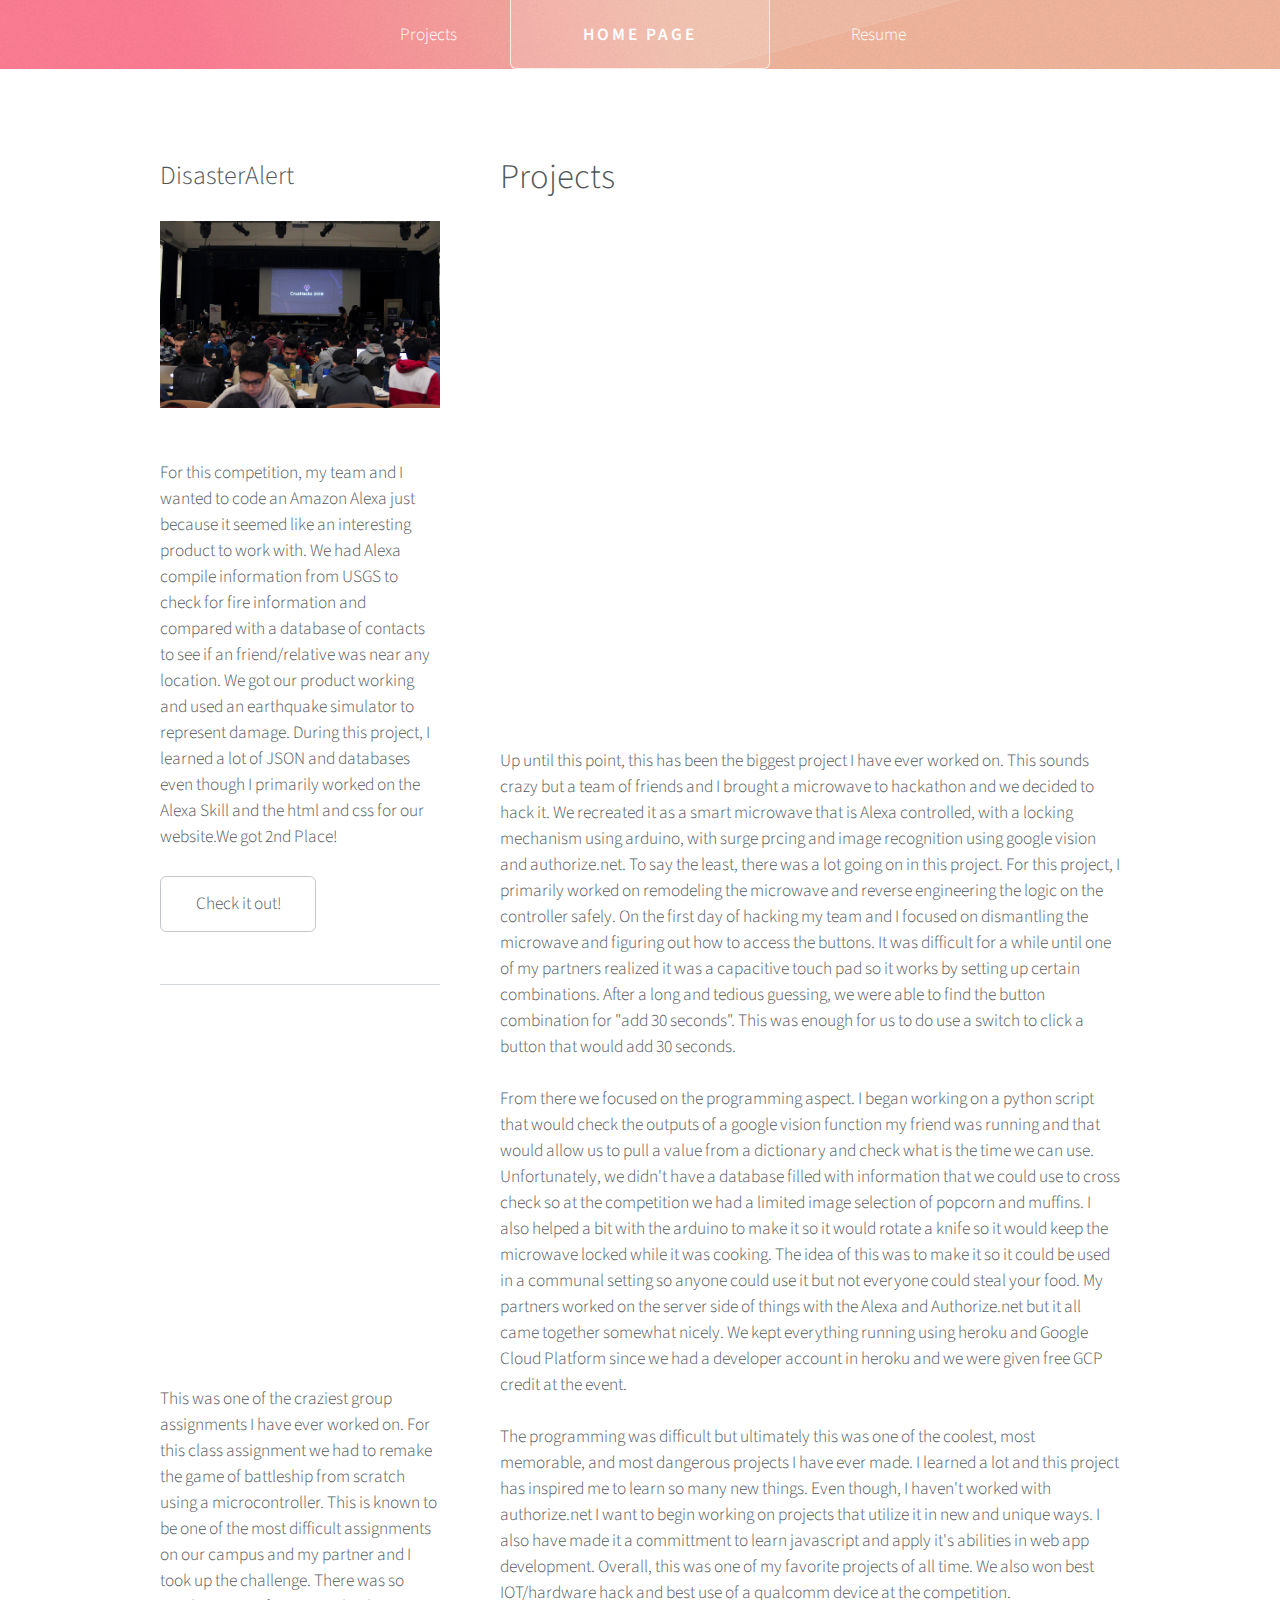
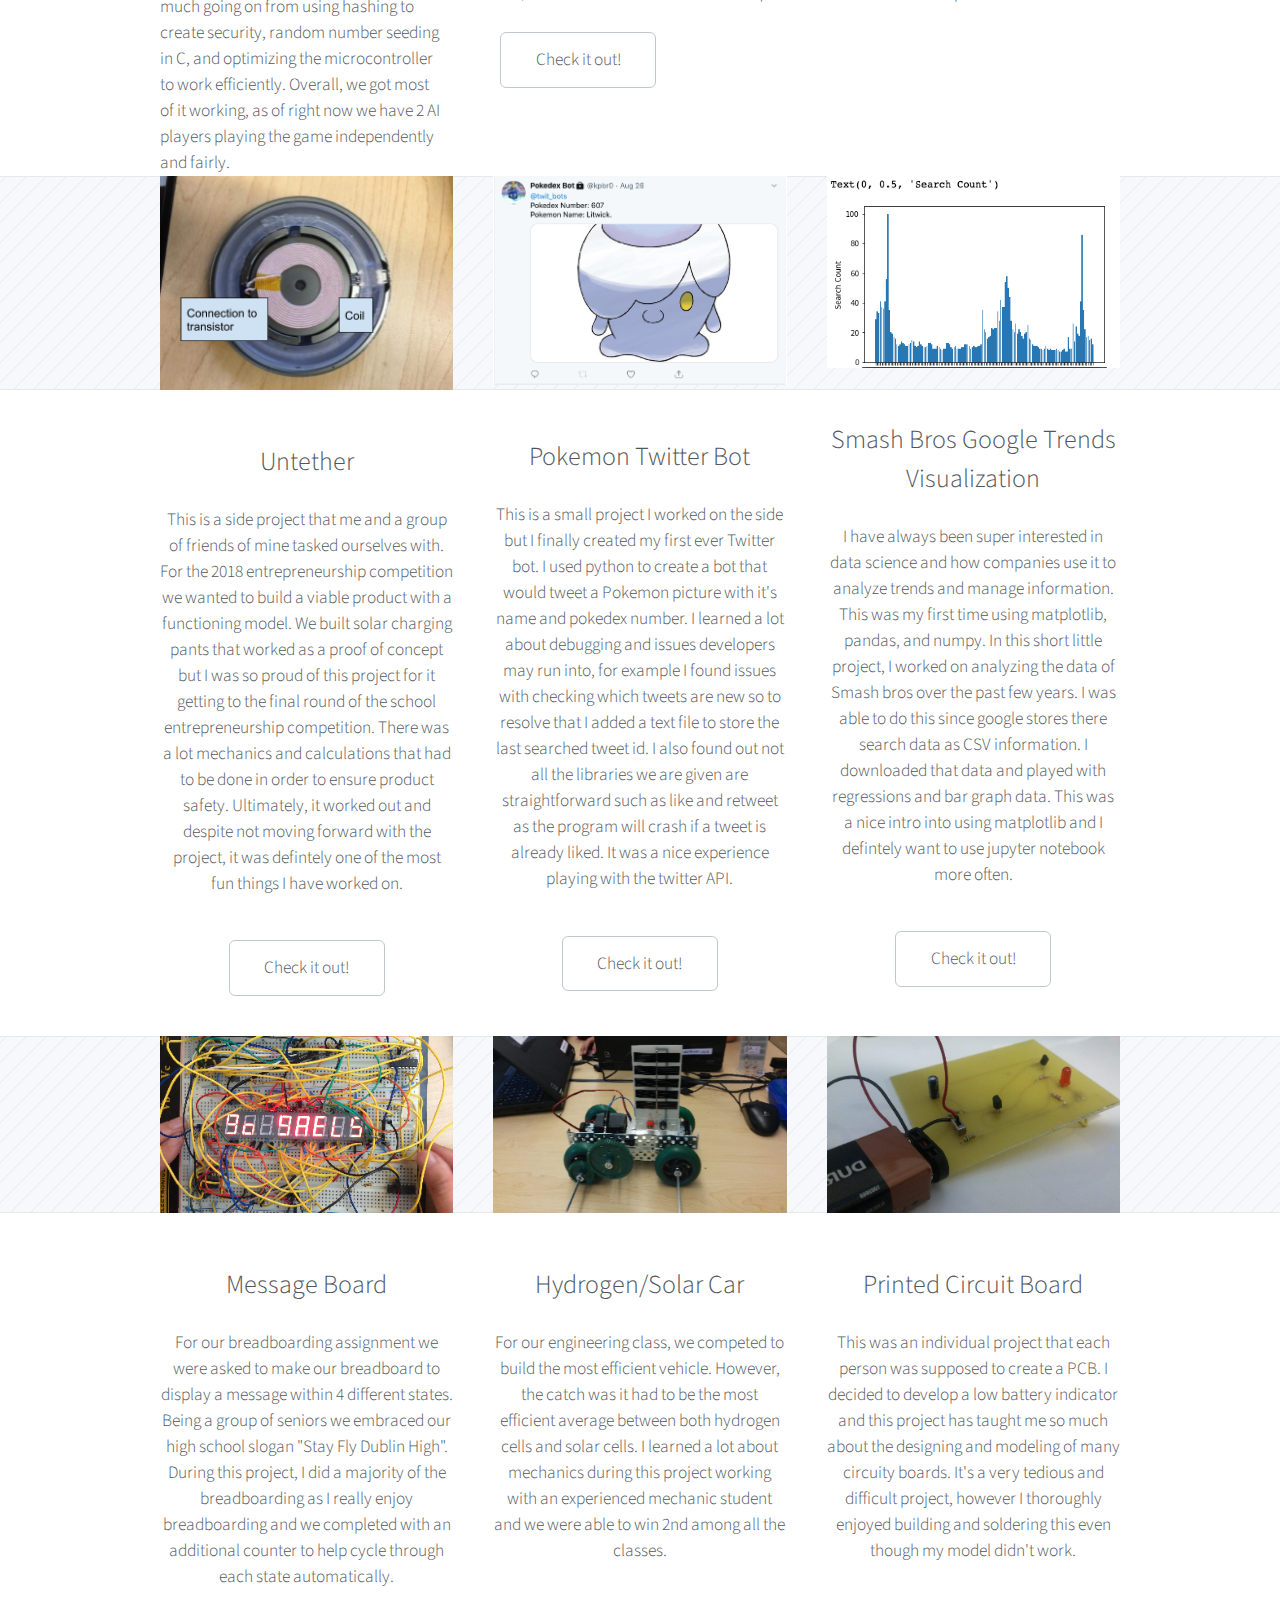
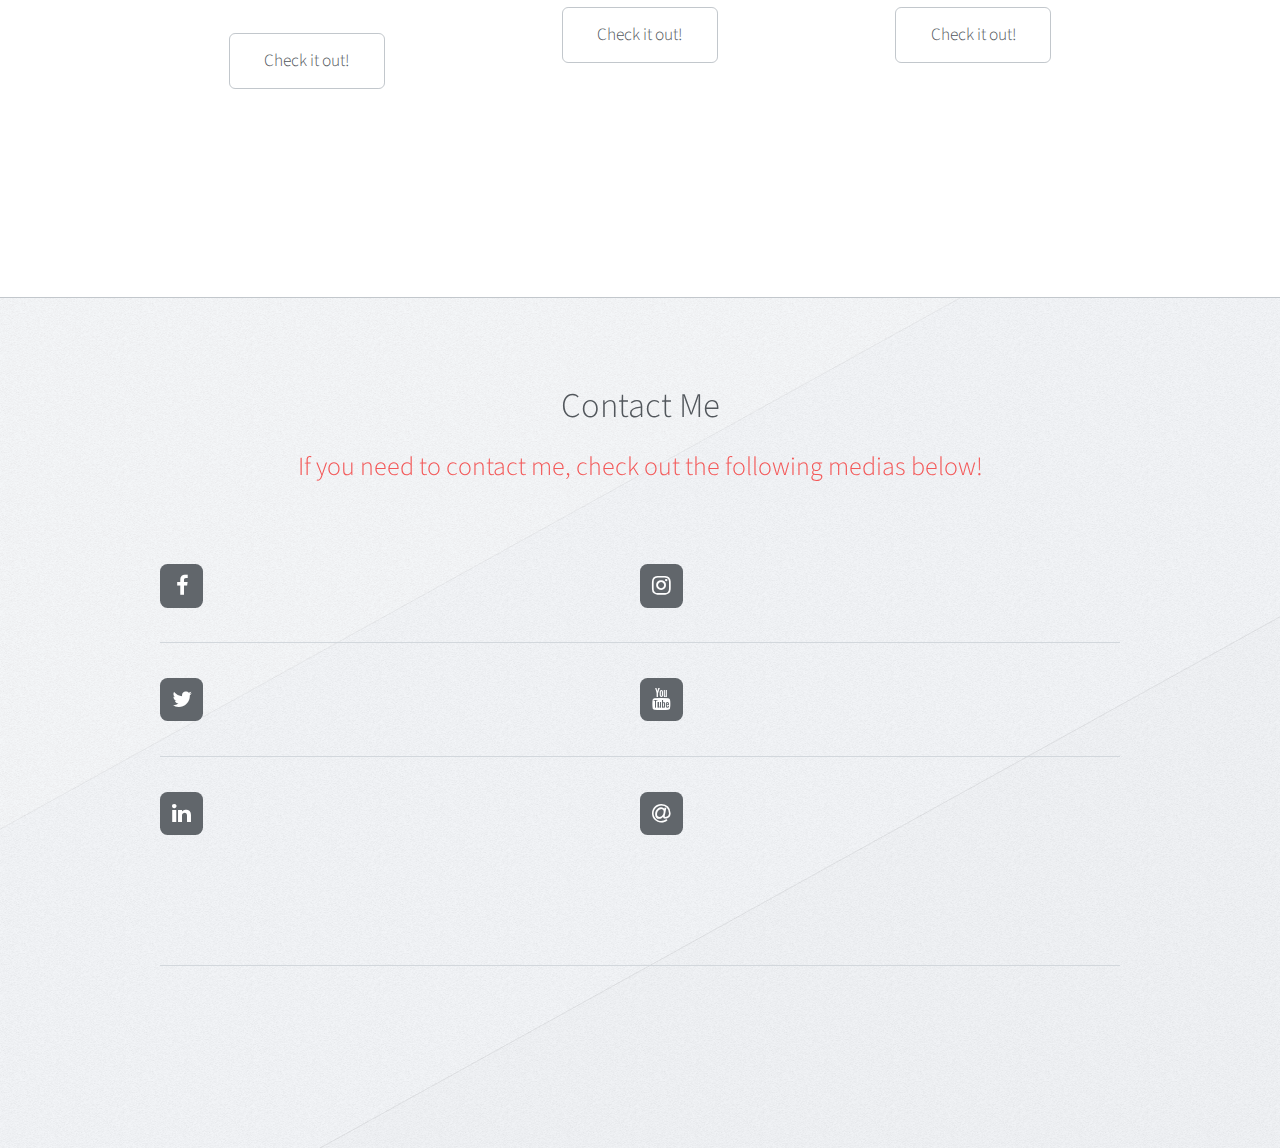
<file: left-sidebar.html>
<!DOCTYPE HTML>
<html>
	<head>
		<title>Krishna Pandian Portfolio</title>
		<meta charset="utf-8" />
		<meta name="viewport" content="width=device-width, initial-scale=1, user-scalable=no" />
		<link rel="stylesheet" href="assets/css/main.css" />
	</head>
	<body class="left-sidebar is-preload">
		<div id="page-wrapper">

			<!-- Header -->
				<div id="header-wrapper">
					<div id="header" class="container">

						<!-- Logo -->
							<h1 id="logo"><a href="index.html">Home Page</a></h1>

						<!-- Nav -->
							<nav id="nav">
								<ul>

									<li><a href="left-sidebar.html">Projects</a></li>
									<li class="break"><a href="right-sidebar.html">Resume</a></li>
								</ul>
							</nav>

					</div>
				</div>

			<!-- Main -->
				<div class="wrapper">
					<div class="container" id="main">
						<div class="row gtr-150">
							<div class="col-4 col-12-narrower">

								<!-- Sidebar -->
									<section id="sidebar">
										<section>
											<header>
												<h3>DisasterAlert</h3>
											</header>
											<a href="https://github.com/krishnakpandian/disasterAlert/tree/master/disaster_alert_server-master" class="image featured"><img src="images/projectimg/CruzHacks_Pic.jpg" alt="" /></a>
											<p>For this competition, my team and I wanted to code an Amazon Alexa just because it seemed like an interesting product to work with.
										We had Alexa compile information from USGS to check for fire information and compared with a database of contacts to see if an friend/relative was near any location.
										We got our product working and used an earthquake simulator to represent damage. During this project, I learned a lot of JSON and databases even though I primarily worked on the Alexa Skill and the html and css for our website.We got 2nd Place!</p>
										<a href="https://github.com/krishnakpandian/disasterAlert/tree/master/disaster_alert_server-master" class="button" target ="_blank">Check it out!</a>
										</section>
										<section>
											<header>
												<h3></h3>
											</header>
											<!--<a href="" class="image featured" target ="_blank"><img src="" alt="" target ="_blank"/></a>
											-->
											<iframe width="360" height="315" src="https://www.youtube.com/embed/o0VLEKaTDWA" frameborder="0" allow="accelerometer; autoplay; encrypted-media; gyroscope; picture-in-picture" allowfullscreen></iframe>
											<p>This was one of the craziest group assignments I have ever worked on. For this class assignment we had to remake the game of battleship from scratch using a microcontroller. This is known to be one of the most difficult assignments on our campus and my partner and I took up the challenge. There was so much going on from using hashing to create security, random number seeding in C, and optimizing the microcontroller to work efficiently. Overall, we got most of it working, as of right now we have 2 AI players playing the game independently and fairly.</p>
										</section>
									</section>

							</div>
							<div class="col-8 col-12-narrower imp-narrower">

								<!-- Content -->
									<article id="content">
										<header>
											<h2>Projects</h2>
				
										</header>
										<!-- <a href="https://github.com/krishnakpandian/disasterAlert/tree/master/disaster_alert_server-master" class="image featured" target ="_blank"><img src="images/projectimg/CruzHacks_Pic.jpg" alt="" width ='300' height ='500'/></a>
										-->
										<iframe width="760" height="515" src="https://www.youtube.com/embed/Rt_PwCp3IWo" frameborder="0" allow="accelerometer; autoplay; encrypted-media; gyroscope; picture-in-picture" allowfullscreen></iframe>

										<p>
											Up until this point, this has been the biggest project I have ever worked on. This sounds crazy but a team of friends and I brought a microwave to hackathon and we decided to hack it. We recreated it as a smart microwave that is Alexa controlled, with a locking mechanism using arduino, with surge prcing and image recognition using google vision and authorize.net. To say the least, there was a lot going on in this project. For this project, I primarily worked on remodeling the microwave and reverse engineering the logic on the controller safely. On the first day of hacking my team and I focused on dismantling the microwave and figuring out how to access the buttons. It was difficult for a while until one of my partners realized it was a capacitive touch pad so it works by setting up certain combinations. After a long and tedious guessing, we were able to find the button combination for "add 30 seconds". This was enough for us to do use a switch to click a button that would add 30 seconds. 

											<br /><br />From there we focused on the programming aspect. I began working on a python script that would check the outputs of a google vision function my friend was running and that would allow us to pull a value from a dictionary and check what is the time we can use. Unfortunately, we didn't have a database filled with information that we could use to cross check so at the competition we had a limited image selection of popcorn and muffins. I also helped a bit with the arduino to make it so it would rotate a knife so it would keep the microwave locked while it was cooking. The idea of this was to make it so it could be used in a communal setting so anyone could use it but not everyone could steal your food. My partners worked on the server side of things with the Alexa and Authorize.net but it all came together somewhat nicely. We kept everything running using heroku and Google Cloud Platform since we had a developer account in heroku and we were given free GCP credit at the event.
											
											<br /><br />The programming was difficult but ultimately this was one of the coolest, most memorable, and most dangerous projects I have ever made. I learned a lot and this project has inspired me to learn so many new things. Even though, I haven't worked with authorize.net I want to begin working on projects that utilize it in new and unique ways. I also have made it a committment to learn javascript and apply it's abilities in web app development. Overall, this was one of my favorite projects of all time. We also won best IOT/hardware hack and best use of a qualcomm device at the competition.
										</p>
										<a href="https://devpost.com/software/muicrowave" class="button" target ="_blank">Check it out!</a>
									</article>

							</div>
						</div>
						
							
			
							
													<div class="row features">
							<section class="col-4 col-12-narrower feature">
								<div class="image-wrapper first">
									<a href="https://docs.google.com/document/d/1qC3zUJn5RLLbvV-N_e7RdmvxtnH-WsqBT5qI63cDy4I/edit#heading=h.ikd6asfkh3bw" class="image featured" target="_blank"><img src="images/projectimg/untether.png" alt="" /></a>
								</div>
								<header>
									<h3>Untether</h3>
								</header>
								<p>This is a side project that me and a group of friends of mine tasked ourselves with. For the 2018 entrepreneurship competition we wanted to build a viable product with a functioning model. We built solar charging pants that worked as a proof of concept but I was so proud of this project for it getting to the final round of the school entrepreneurship competition. There was a lot mechanics and calculations that had to be done in order to ensure product safety. Ultimately, it worked out and despite not moving forward with the project, it was defintely one of the most fun things I have worked on.</p>
								<ul class="actions">
									<li><a href="https://docs.google.com/document/d/1qC3zUJn5RLLbvV-N_e7RdmvxtnH-WsqBT5qI63cDy4I/edit#heading=h.ikd6asfkh3bw" class="button" target ="_blank">Check it out!</a></li>
								</ul>
							</section>
							<section class="col-4 col-12-narrower feature">
								<div class="image-wrapper">
									<a href="https://github.com/krishnakpandian/Pokemon_Twitter_Bot" class="image featured" target="_blank"><img src="images/Twitter_Bot_Success.png" alt="" /></a>
								</div>
								<header>
									<h3>Pokemon Twitter Bot</h3>
								</header>
								<p>This is a small project I worked on the side but I finally created my first ever Twitter bot. I used python to create a bot that would tweet a Pokemon picture with it's name and pokedex number. I learned a lot about debugging and issues developers may run into, for example I found issues with checking which tweets are new so to resolve that I added a text file to store the last searched tweet id. I also found out not all the libraries we are given are straightforward such as like and retweet as the program will crash if a tweet is already liked. It was a nice experience playing with the twitter API. </p>
								<ul class="actions">
									<li><a href="https://github.com/krishnakpandian/Pokemon_Twitter_Bot" class="button" target ="_blank">Check it out!</a></li>
								</ul>
							</section>
							<section class="col-4 col-12-narrower feature">
								<div class="image-wrapper">
									<a href="https://github.com/krishnakpandian/Smash_Bros_Google_Trends" class="image featured" target ="_blank"><img src="images/Smash_Visualization_Graph.png" alt="" /></a>
								</div>
								<header>
									<h3>Smash Bros Google Trends Visualization</h3>
								</header>
								<p>I have always been super interested in data science and how companies use it to analyze trends and manage information. This was my first time using matplotlib, pandas, and numpy. In this short little project, I worked on analyzing the data of Smash bros over the past few years. I was able to do this since google stores there search data as CSV information. I downloaded that data and played with regressions and bar graph data. This was a nice intro into using matplotlib and I defintely want to use jupyter notebook more often. </p>
								<ul class="actions">
									<li><a href="https://github.com/krishnakpandian/Smash_Bros_Google_Trends" class="button" target ="_blank">Check it out!</a></li>
								</ul>
							</section>
							<div class="row features">
							<section class="col-4 col-12-narrower feature">
								<div class="image-wrapper first">
									<a href="https://docs.google.com/document/d/1sDJWK07z6-8e7ZX-QyGN8cWUptzzg6ZtSwXbrCJ7Ew0/edit#heading=h.qxna364s0ox3" class="image featured" target="_blank"><img src="images/projectimg/message_board.JPG" alt="" /></a>
								</div>
								<header>
									<h3>Message Board</h3>
								</header>
								<p>For our breadboarding assignment we were asked to make our breadboard to display a message within 4 different states. Being a group of seniors we embraced our high school slogan "Stay Fly Dublin High". During this project, I did a majority of the breadboarding as I really enjoy breadboarding and we completed with an additional counter to help cycle through each state automatically.</p>
								<ul class="actions">
									<li><a href="https://docs.google.com/document/d/1sDJWK07z6-8e7ZX-QyGN8cWUptzzg6ZtSwXbrCJ7Ew0/edit#heading=h.qxna364s0ox3" class="button" target ="_blank">Check it out!</a></li>
								</ul>
							</section>
							<section class="col-4 col-12-narrower feature">
								<div class="image-wrapper">
									<a href="https://docs.google.com/document/d/1N5y0zGTocd4KM2r2lVWdqCdd5-gEWOkWVA7xrEb_Q84/edit?usp=sharing" class="image featured" target ="_blank"><img src="images/projectimg/solarcar.jpg" alt="" /></a>
								</div>
								<header>
									<h3>Hydrogen/Solar Car</h3>
								</header>
								<p>For our engineering class, we competed to build the most efficient vehicle. However, the catch was it had to be the most efficient average between both hydrogen cells and solar cells. I learned a lot about mechanics during this project working with an experienced mechanic student and we were able to win 2nd among all the classes.</p>
								<ul class="actions">
									<li><a href="https://docs.google.com/document/d/1N5y0zGTocd4KM2r2lVWdqCdd5-gEWOkWVA7xrEb_Q84/edit?usp=sharing" class="button" target ="_blank">Check it out!</a></li>
								</ul>
							</section>
							<section class="col-4 col-12-narrower feature">
								<div class="image-wrapper">
									<a href="https://docs.google.com/document/d/1EDRYWhQYg3qr8hzlnoWE_E05JTdOCN0QzKm18lNZby8/edit?usp=sharing" class="image featured" target="_blank"><img src="images/projectimg/pcb.png" alt="" /></a>
								</div>
								<header>
									<h3>Printed Circuit Board</h3>
								</header>
								<p>This was an individual project that each person was supposed to create a PCB. I decided to develop a low battery indicator and this project has taught me so much about the designing and modeling of many circuity boards. It's a very tedious and difficult project, however I thoroughly enjoyed building and soldering this even though my model didn't work.</p>
								<ul class="actions">
									<li><a href="https://docs.google.com/document/d/1EDRYWhQYg3qr8hzlnoWE_E05JTdOCN0QzKm18lNZby8/edit?usp=sharing" class="button" target="_blank">Check it out!</a></li>
								</ul>
							</section>
						</div>
						</div>
					</div>
				</div>

			<!-- Footer -->
				<div id="footer-wrapper">
					<div id="footer" class="container">
						<header class="major">
					<h2>Contact Me</h2>
							<p>If you need to contact me, check out the following medias below!</p>
						</header>

							<section class="col-6 col-12-narrower">
								<div class="row gtr-0">
								<ul class="divided icons col-6 col-12-mobile">
										<li class="icon fa-facebook"><a href="https://www.facebook.com/krishna.pandian.35" target="_blank"><span class="extra">Facebook</span></a></li>
										<li class="icon fa-twitter"><a href="https://twitter.com/krishnakpandian" target="_blank"><span class="extra">Twitter</span></a></li>
										<li class="icon fa-linkedin"><a href="https://www.linkedin.com/in/krishna-kumar-pandian/" target="_blank"><span class="extra">LinkedIn</span></a></li>
									</ul>
									<ul class="divided icons col-6 col-12-mobile">
										<li class="icon fa-instagram"><a href="https://www.instagram.com/krishnakpanda/" target="_blank"><span class="extra">Instagram</span></a></li>
										<li class="icon fa-youtube"><a href="https://www.youtube.com/channel/UC0N4mgp_ehdv-J-KwVoJeqA?view_as=subscriber" target="_blank"><span class="extra">Youtube</span></a></li>
										<li class="icon fa-at"><a href="mailto:krishnakpandian@gmail.com"><span class="extra">Email</span></a></li>
										
									</ul>
								</div>
							</section>
						
					</div>
					<div id="copyright" class="container">
						<ul class="menu">
						</ul>
					</div>
				</div>

		</div>

		<!-- Scripts -->
			<script src="assets/js/jquery.min.js"></script>
			<script src="assets/js/jquery.dropotron.min.js"></script>
			<script src="assets/js/browser.min.js"></script>
			<script src="assets/js/breakpoints.min.js"></script>
			<script src="assets/js/util.js"></script>
			<script src="assets/js/main.js"></script>

	</body>
</html>
</file>
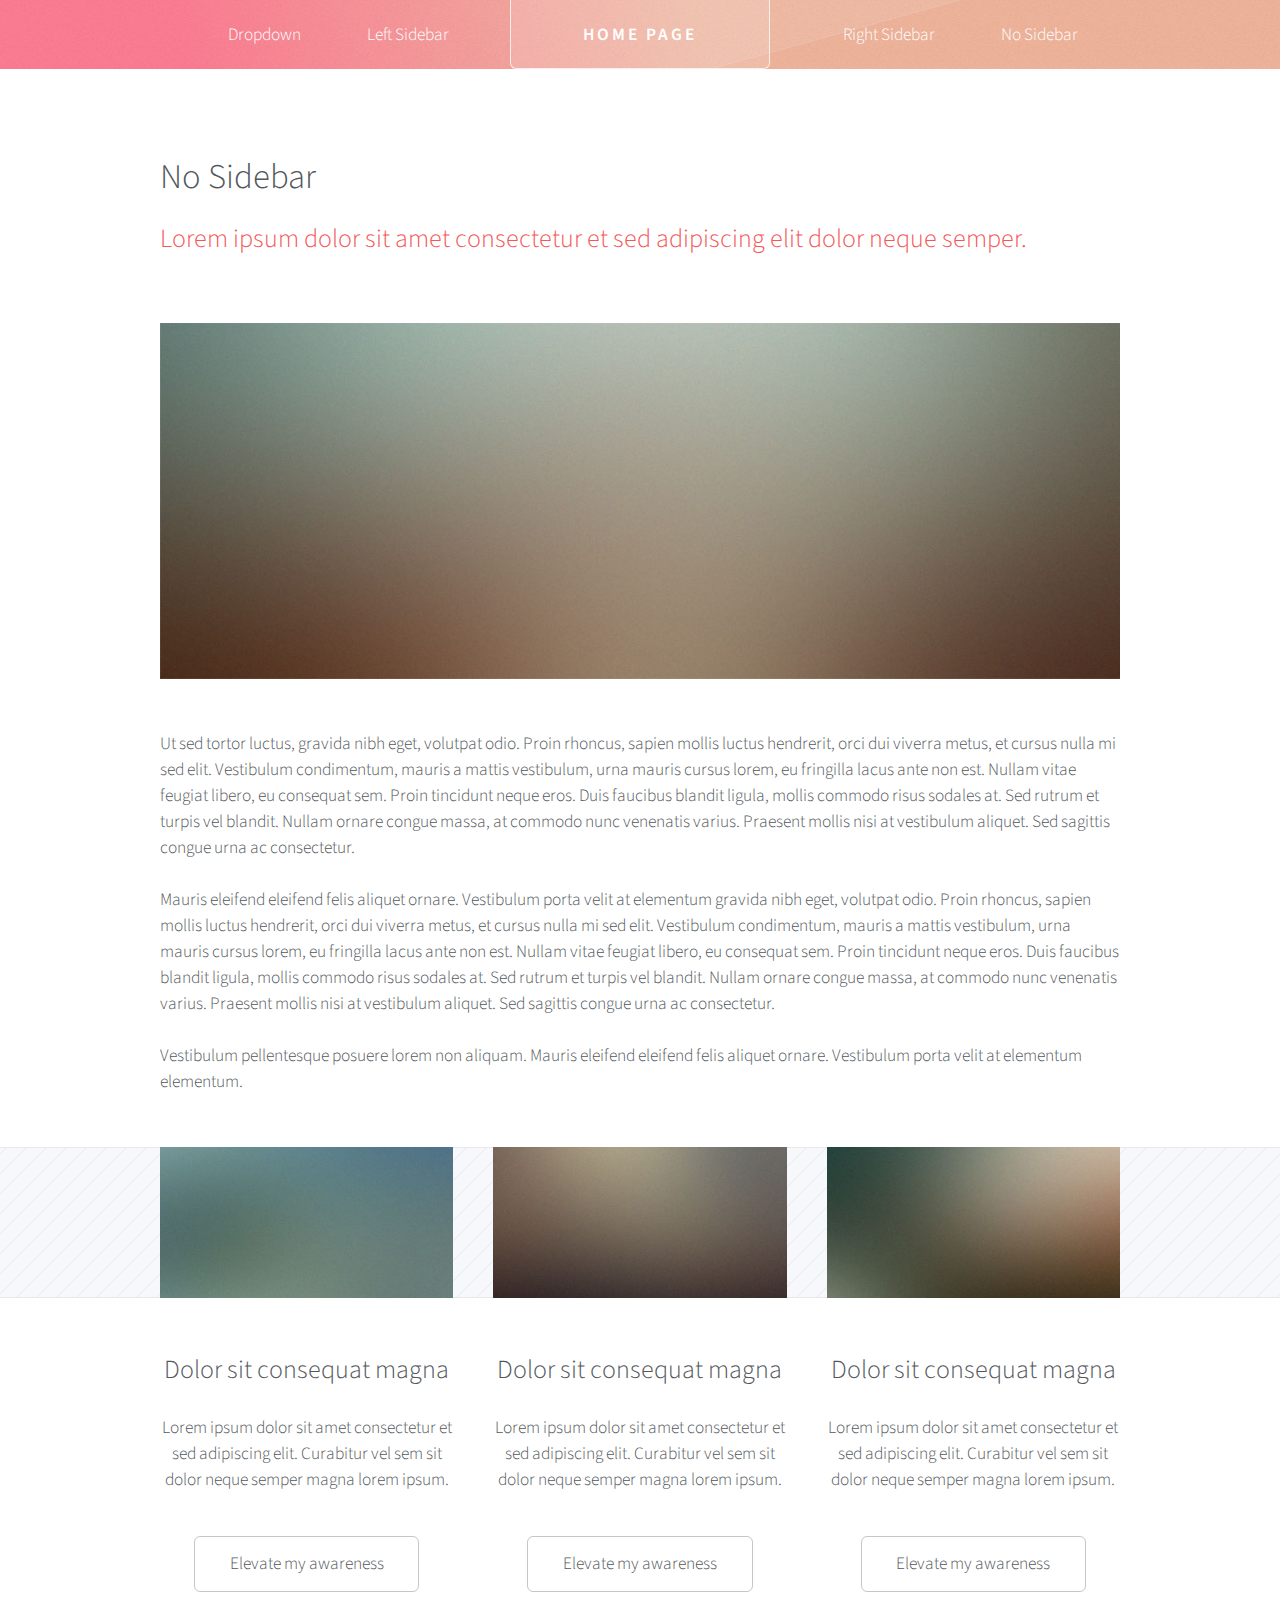
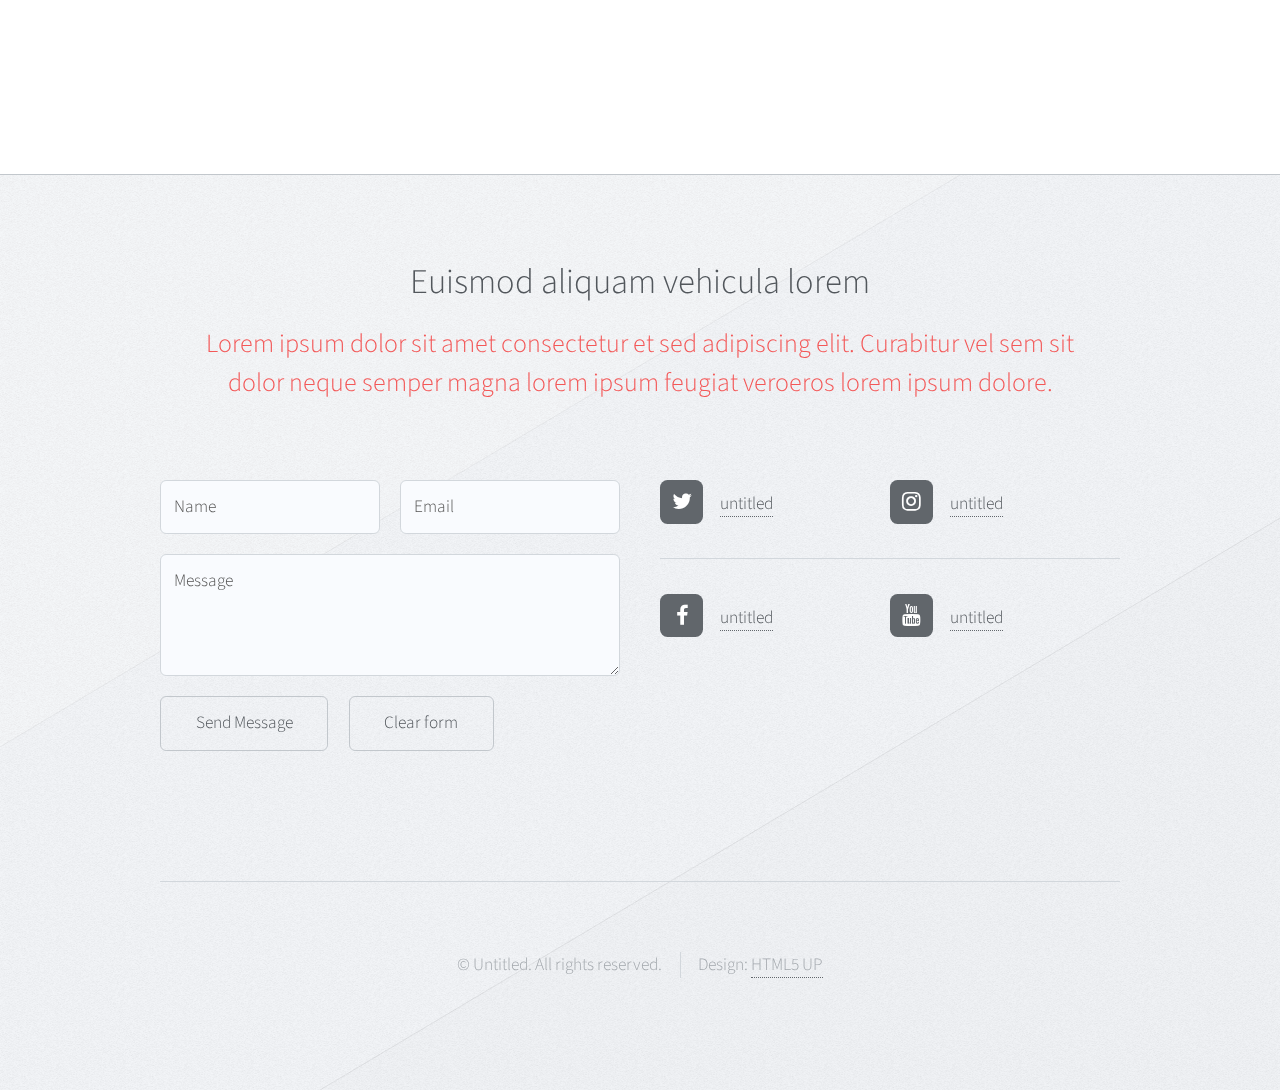
<file: no-sidebar.html>
<!DOCTYPE HTML>
<!--
	Telephasic by HTML5 UP
	html5up.net | @ajlkn
	Free for personal and commercial use under the CCA 3.0 license (html5up.net/license)
-->
<html>
	<head>
		<title>Telephasic by HTML5 UP</title>
		<meta charset="utf-8" />
		<meta name="viewport" content="width=device-width, initial-scale=1, user-scalable=no" />
		<link rel="stylesheet" href="assets/css/main.css" />
	</head>
	<body class="no-sidebar is-preload">
		<div id="page-wrapper">

			<!-- Header -->
				<div id="header-wrapper">
					<div id="header" class="container">

						<!-- Logo -->
							<h1 id="logo"><a href="index.html">Home Page</a></h1>

						<!-- Nav -->
							<nav id="nav">
								<ul>
									<li>
										<a href="#">Dropdown</a>
										<ul>
											<li><a href="#">Lorem ipsum dolor</a></li>
											<li><a href="#">Magna phasellus</a></li>
											<li><a href="#">Etiam dolore nisl</a></li>
											<li>
												<a href="#">Phasellus consequat</a>
												<ul>
													<li><a href="#">Lorem ipsum dolor</a></li>
													<li><a href="#">Phasellus consequat</a></li>
													<li><a href="#">Magna phasellus</a></li>
													<li><a href="#">Etiam dolore nisl</a></li>
												</ul>
											</li>
											<li><a href="#">Veroeros feugiat</a></li>
										</ul>
									</li>
									<li><a href="left-sidebar.html">Left Sidebar</a></li>
									<li class="break"><a href="right-sidebar.html">Right Sidebar</a></li>
									<li><a href="no-sidebar.html">No Sidebar</a></li>
								</ul>
							</nav>

					</div>
				</div>

			<!-- Main -->
				<div class="wrapper">
					<div class="container" id="main">

						<!-- Content -->
							<article id="content">
								<header>
									<h2>No Sidebar</h2>
									<p>Lorem ipsum dolor sit amet consectetur et sed adipiscing elit
									dolor neque semper.</p>
								</header>
								<a href="#" class="image featured"><img src="images/pic06.jpg" alt="" /></a>
								<p>Ut sed tortor luctus, gravida nibh eget, volutpat odio. Proin rhoncus, sapien
								mollis luctus hendrerit, orci dui viverra metus, et cursus nulla mi sed elit. Vestibulum
								condimentum, mauris a mattis vestibulum, urna mauris cursus lorem, eu fringilla lacus
								ante non est. Nullam vitae feugiat libero, eu consequat sem. Proin tincidunt neque
								eros. Duis faucibus blandit ligula, mollis commodo risus sodales at. Sed rutrum et
								turpis vel blandit. Nullam ornare congue massa, at commodo nunc venenatis varius.
								Praesent mollis nisi at vestibulum aliquet. Sed sagittis congue urna ac consectetur.</p>
								<p>Mauris eleifend eleifend felis aliquet ornare. Vestibulum porta velit at elementum
								gravida nibh eget, volutpat odio. Proin rhoncus, sapien
								mollis luctus hendrerit, orci dui viverra metus, et cursus nulla mi sed elit. Vestibulum
								condimentum, mauris a mattis vestibulum, urna mauris cursus lorem, eu fringilla lacus
								ante non est. Nullam vitae feugiat libero, eu consequat sem. Proin tincidunt neque
								eros. Duis faucibus blandit ligula, mollis commodo risus sodales at. Sed rutrum et
								turpis vel blandit. Nullam ornare congue massa, at commodo nunc venenatis varius.
								Praesent mollis nisi at vestibulum aliquet. Sed sagittis congue urna ac consectetur.</p>
								<p>Vestibulum pellentesque posuere lorem non aliquam. Mauris eleifend eleifend
								felis aliquet ornare. Vestibulum porta velit at elementum elementum.</p>
							</article>

						<div class="row features">
							<section class="col-4 col-12-narrower feature">
								<div class="image-wrapper first">
									<a href="#" class="image featured"><img src="images/pic03.jpg" alt="" /></a>
								</div>
								<header>
									<h3>Dolor sit consequat magna</h3>
								</header>
								<p>Lorem ipsum dolor sit amet consectetur et sed adipiscing elit. Curabitur
								vel sem sit dolor neque semper magna lorem ipsum.</p>
								<ul class="actions">
									<li><a href="#" class="button">Elevate my awareness</a></li>
								</ul>
							</section>
							<section class="col-4 col-12-narrower feature">
								<div class="image-wrapper">
									<a href="#" class="image featured"><img src="images/pic04.jpg" alt="" /></a>
								</div>
								<header>
									<h3>Dolor sit consequat magna</h3>
								</header>
								<p>Lorem ipsum dolor sit amet consectetur et sed adipiscing elit. Curabitur
								vel sem sit dolor neque semper magna lorem ipsum.</p>
								<ul class="actions">
									<li><a href="#" class="button">Elevate my awareness</a></li>
								</ul>
							</section>
							<section class="col-4 col-12-narrower feature">
								<div class="image-wrapper">
									<a href="#" class="image featured"><img src="images/pic05.jpg" alt="" /></a>
								</div>
								<header>
									<h3>Dolor sit consequat magna</h3>
								</header>
								<p>Lorem ipsum dolor sit amet consectetur et sed adipiscing elit. Curabitur
								vel sem sit dolor neque semper magna lorem ipsum.</p>
								<ul class="actions">
									<li><a href="#" class="button">Elevate my awareness</a></li>
								</ul>
							</section>
						</div>
					</div>
				</div>

			<!-- Footer -->
				<div id="footer-wrapper">
					<div id="footer" class="container">
						<header class="major">
							<h2>Euismod aliquam vehicula lorem</h2>
							<p>Lorem ipsum dolor sit amet consectetur et sed adipiscing elit. Curabitur vel sem sit<br />
							dolor neque semper magna lorem ipsum feugiat veroeros lorem ipsum dolore.</p>
						</header>
						<div class="row">
							<section class="col-6 col-12-narrower">
								<form method="post" action="#">
									<div class="row gtr-50">
										<div class="col-6 col-12-mobile">
											<input name="name" placeholder="Name" type="text" />
										</div>
										<div class="col-6 col-12-mobile">
											<input name="email" placeholder="Email" type="text" />
										</div>
										<div class="col-12">
											<textarea name="message" placeholder="Message"></textarea>
										</div>
										<div class="col-12">
											<ul class="actions">
												<li><input type="submit" value="Send Message" /></li>
												<li><input type="reset" value="Clear form" /></li>
											</ul>
										</div>
									</div>
								</form>
							</section>
							<section class="col-6 col-12-narrower">
								<div class="row gtr-0">
									<ul class="divided icons col-6 col-12-mobile">
										<li class="icon fa-twitter"><a href="#"><span class="extra">twitter.com/</span>untitled</a></li>
										<li class="icon fa-facebook"><a href="#"><span class="extra">facebook.com/</span>untitled</a></li>
									</ul>
									<ul class="divided icons col-6 col-12-mobile">
										<li class="icon fa-instagram"><a href="#"><span class="extra">instagram.com/</span>untitled</a></li>
										<li class="icon fa-youtube"><a href="#"><span class="extra">youtube.com/</span>untitled</a></li>
									</ul>
								</div>
							</section>
						</div>
					</div>
					<div id="copyright" class="container">
						<ul class="menu">
							<li>&copy; Untitled. All rights reserved.</li><li>Design: <a href="http://html5up.net">HTML5 UP</a></li>
						</ul>
					</div>
				</div>

		</div>

		<!-- Scripts -->
			<script src="assets/js/jquery.min.js"></script>
			<script src="assets/js/jquery.dropotron.min.js"></script>
			<script src="assets/js/browser.min.js"></script>
			<script src="assets/js/breakpoints.min.js"></script>
			<script src="assets/js/util.js"></script>
			<script src="assets/js/main.js"></script>

	</body>
</html>
</file>
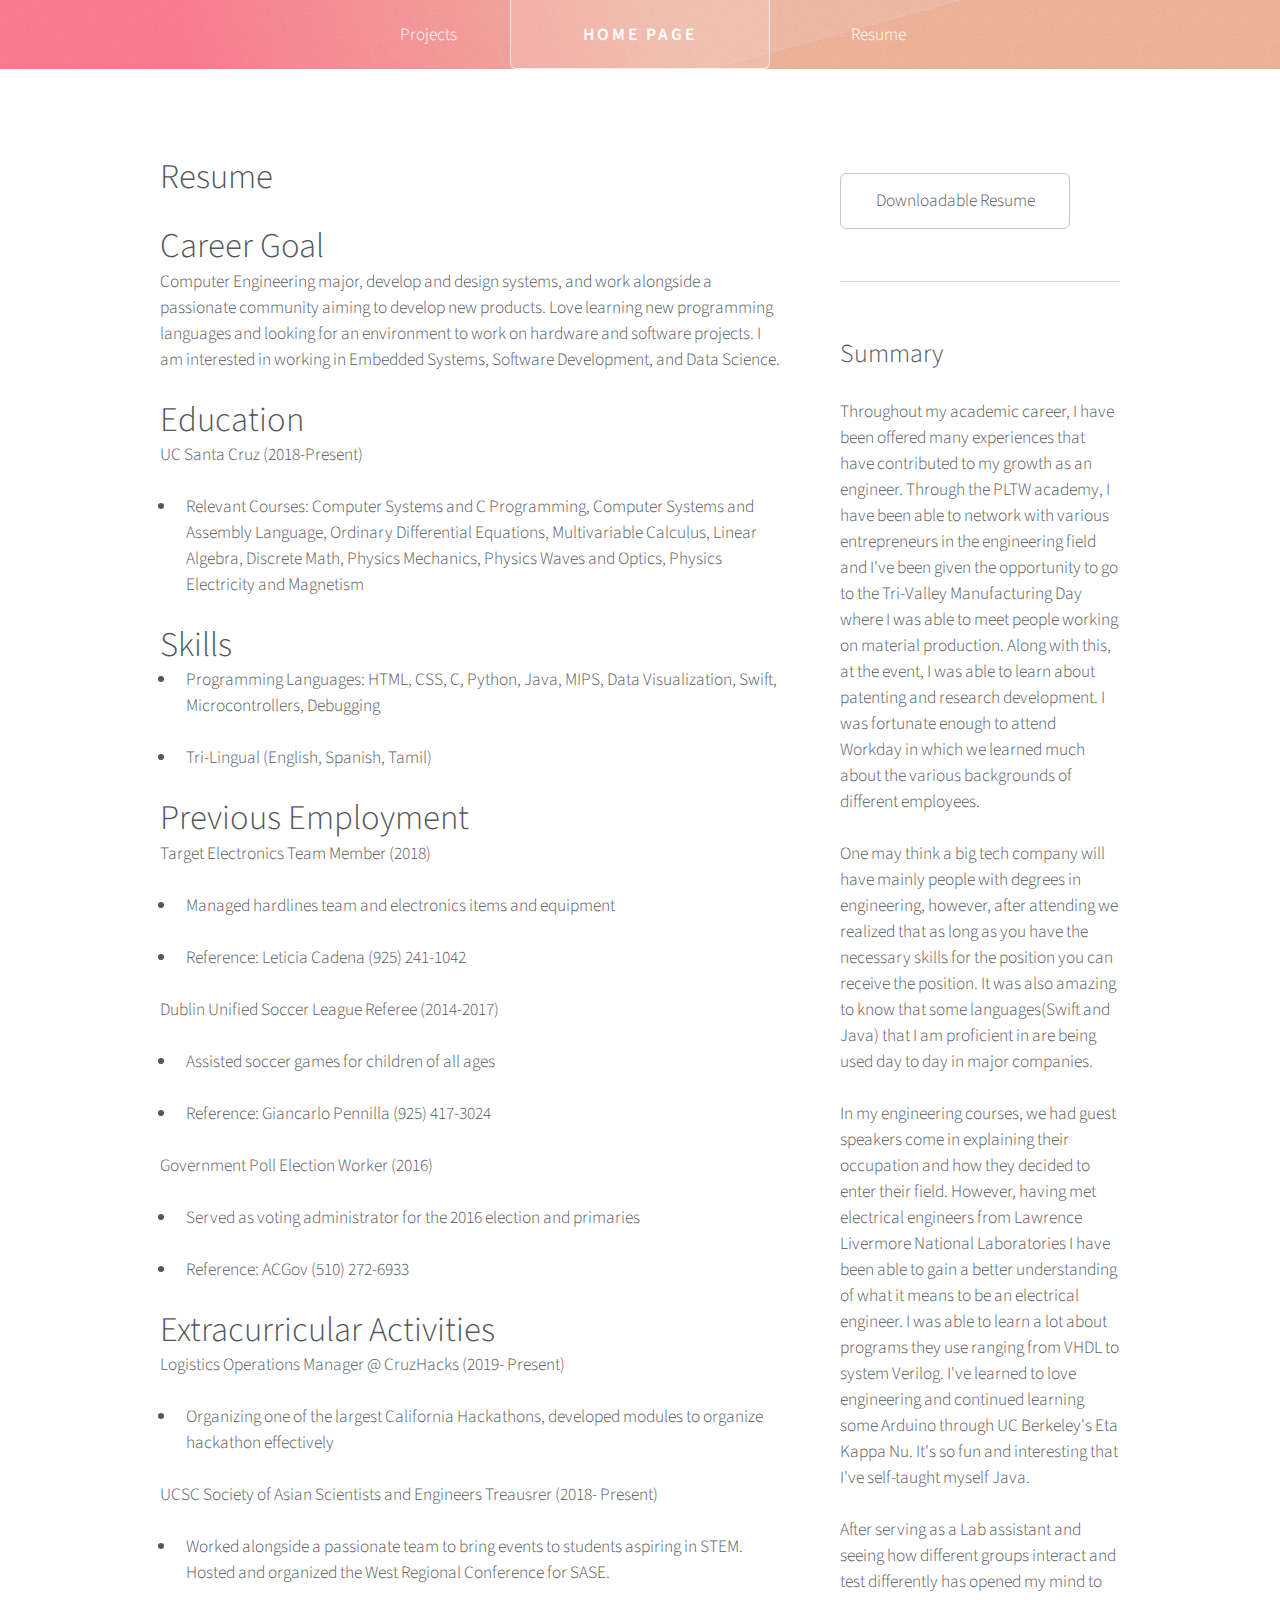
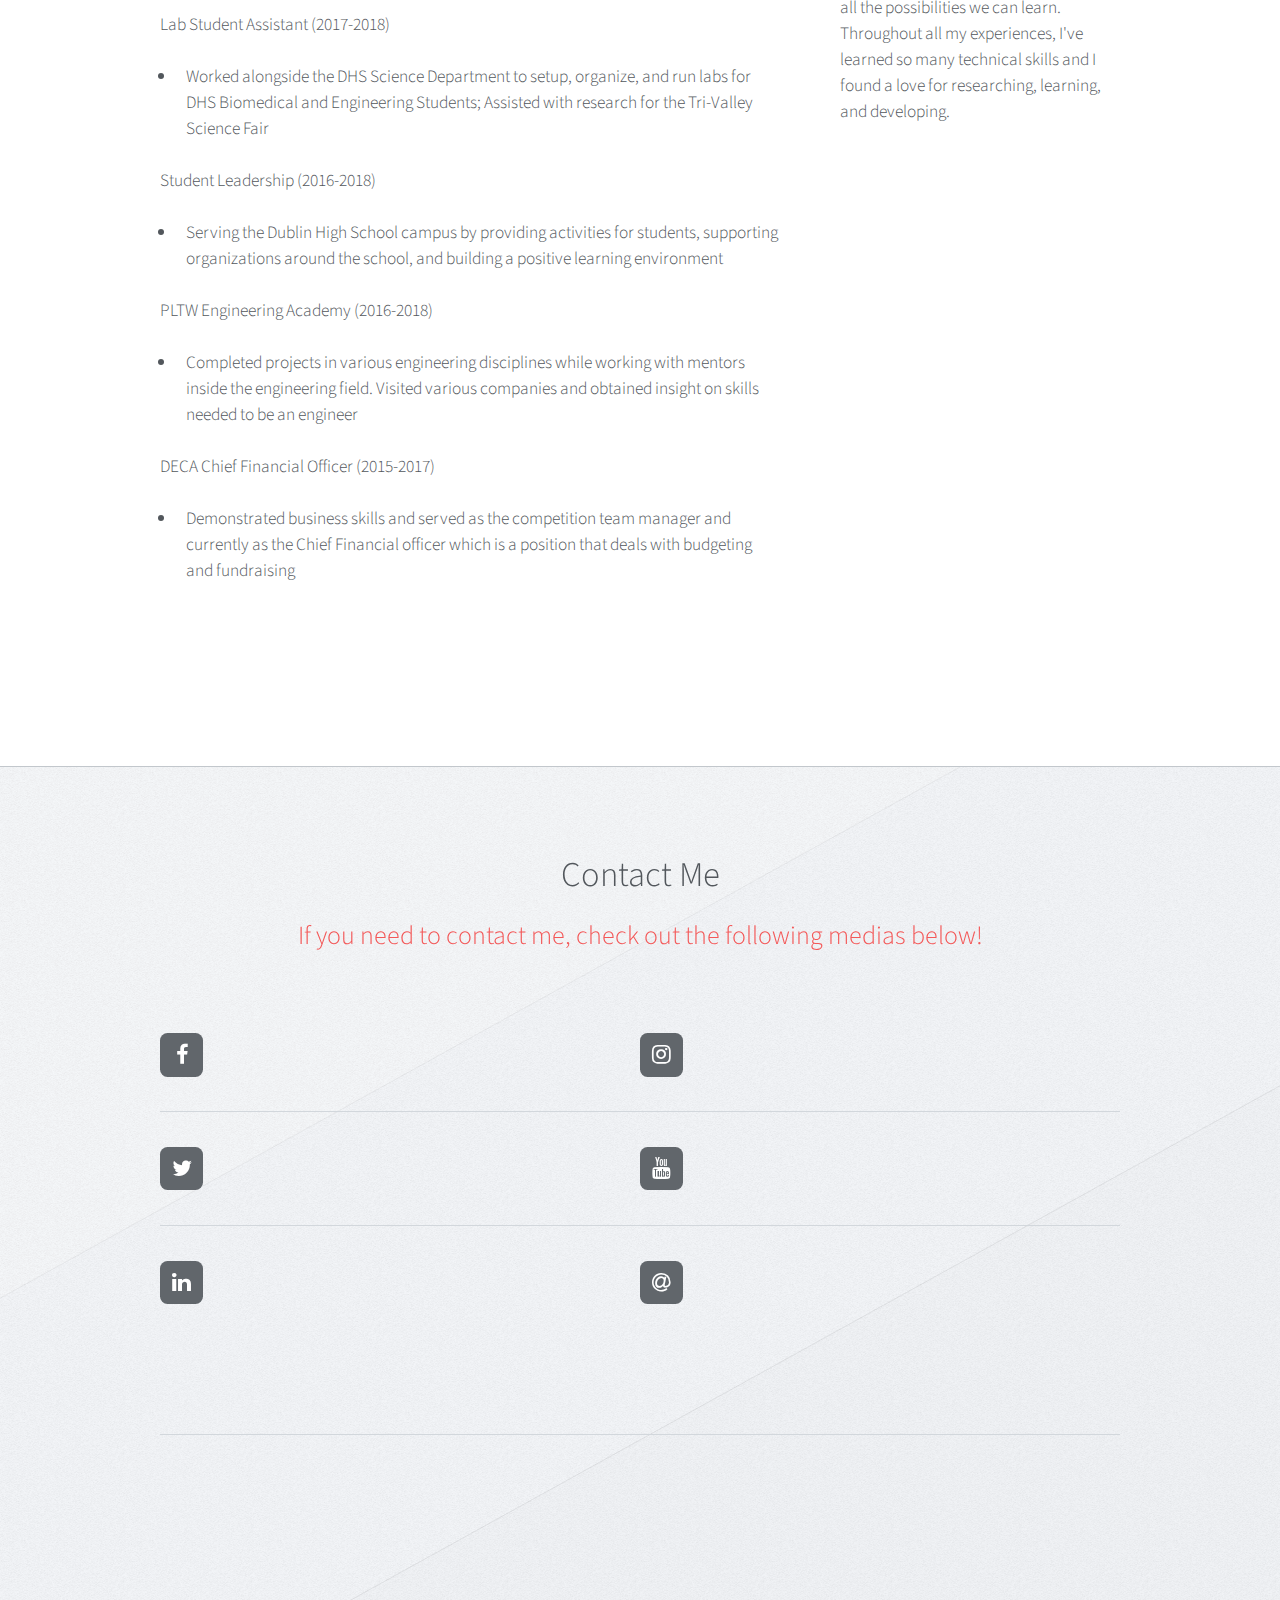
<file: right-sidebar.html>
<!DOCTYPE HTML>

<html>
	<head>
		<title>Krishna Pandian Portfolio</title>
		<meta charset="utf-8" />
		<meta name="viewport" content="width=device-width, initial-scale=1, user-scalable=no" />
		<link rel="stylesheet" href="assets/css/main.css" />
	</head>
	<body class="right-sidebar is-preload">
		<div id="page-wrapper">

			<!-- Header -->
				<div id="header-wrapper">
					<div id="header" class="container">

						<!-- Logo -->
							<h1 id="logo"><a href="index.html">Home Page</a></h1>

						<!-- Nav -->
							<nav id="nav">
								<ul>

									<li><a href="left-sidebar.html">Projects</a></li>
									<li class="break"><a href="right-sidebar.html">Resume</a></li>

								</ul>
							</nav>

					</div>
				</div>

			<!-- Main -->
				<div class="wrapper">
					<div class="container" id="main">
						<div class="row gtr-150">
							<div class="col-8 col-12-narrower">

								<!-- Content -->
									<article id="content">
										<header>
											<strong><h2>Resume</h2></strong>
										</header>
		
		<strong><h2>Career Goal</h2></strong>
		<p>Computer Engineering major, develop and design systems, and work alongside a passionate community aiming to develop new products. Love learning new programming languages and looking for an environment to work on hardware and software projects. I am interested in working in Embedded Systems, Software Development, and Data Science.</p>
	
		
				<strong><h2>Education</h2></strong>
		<p>UC Santa Cruz (2018-Present)</p>
		<ul><li><p>Relevant Courses: Computer Systems and C Programming, Computer Systems and Assembly Language, Ordinary Differential Equations, Multivariable Calculus, Linear Algebra, Discrete Math, Physics Mechanics, Physics Waves and Optics, Physics Electricity and Magnetism</p></li></ul>	

		<strong><h2>Skills</h2></strong>
	<ul>
		<li><p>Programming Languages: HTML, CSS, C, Python, Java, MIPS, Data Visualization, Swift, Microcontrollers, Debugging</p></li>
		<li><p>Tri-Lingual (English, Spanish, Tamil)</p></li>
	</ul>
		
		<strong><h2>Previous Employment</h2></strong>
		<p>Target Electronics Team Member (2018) </p>
		<ul>
		<li><p>Managed hardlines team and electronics items and equipment  </p></li>
		<li><p>Reference: Leticia Cadena (925) 241-1042</p></li>
		</ul>
		
		<p>Dublin Unified Soccer League Referee (2014-2017)</p>
		<ul>
		<li><p> Assisted soccer games for children of all ages</p></li>
		<li><p> Reference: Giancarlo Pennilla (925) 417-3024</p></li>
		</ul>
		
		<p>Government Poll Election Worker (2016) </p>
		<ul>
		<li><p>Served as voting administrator for the 2016 election and primaries</p></li>
		<li><p>Reference: ACGov (510) 272-6933</p></li>
		</ul>
		

		
		<strong><h2>Extracurricular Activities</h2></strong>
		
		<p> Logistics Operations Manager @ CruzHacks (2019- Present)</p>
		<ul><li><p>Organizing one of the largest California Hackathons, developed modules to organize hackathon effectively</p></li></ul>
		
		<p>UCSC Society of Asian Scientists and Engineers Treausrer (2018- Present)</p>
		<ul><li><p>Worked alongside a passionate team to bring events to students aspiring in STEM. Hosted and organized the West Regional Conference for SASE.</p></li></ul>

		<p>Lab Student Assistant (2017-2018)</p>
		<ul><li><p>Worked alongside the DHS Science Department to setup, organize, and run labs for DHS Biomedical and Engineering Students; Assisted with research for the Tri-Valley Science Fair</p></li></ul>
		
		<p>Student Leadership (2016-2018)</p>
		<ul><li><p>Serving the Dublin High School campus by providing activities for students, supporting organizations around the school, and building a positive learning environment</p></li></ul>
		
		<p>PLTW Engineering Academy (2016-2018)</p>
		<ul><li><p>Completed projects in various engineering disciplines while working with mentors inside the engineering field. Visited various companies and obtained insight on skills needed to be an engineer</p></li></ul>
		
		<p>DECA Chief Financial Officer (2015-2017)</p>
		<ul><li><p>Demonstrated business skills and served as the competition team manager and currently as the Chief Financial officer which is a position that deals with budgeting and fundraising</p></li></ul>
		

									</article>

							</div>
							<div class="col-4 col-12-narrower">

								<!-- Sidebar -->
									<section id="sidebar">
										<section>
	
											<ul class="actions">
												<li><a href="images/Pandian_Krishna_Website_Resume.pdf" target="_blank" class="button">Downloadable Resume</a></li>
											</ul> 
										</section>
										<section>
											<header>
												<h3>Summary</h3>
											</header>
<p>Throughout my academic career, I have been offered many experiences that have contributed to my growth as an engineer. Through the PLTW academy, I have been able to network with various entrepreneurs in the engineering field and I've been given the opportunity to go to the Tri-Valley Manufacturing Day where I was able to meet people working on material production. Along with this, at the event, I was able to learn about patenting and research development. I was fortunate enough to attend Workday in which we learned much about the various backgrounds of different employees. </p>	
<p>One may think a big tech company will have mainly people with degrees in engineering, however, after attending we realized that as long as you have the necessary skills for the position you can receive the position. It was also amazing to know that some languages(Swift and Java) that I am proficient in are being used day to day in major companies. </p>		
<p>In my engineering courses, we had guest speakers come in explaining their occupation and how they decided to enter their field.  However, having met electrical engineers from Lawrence Livermore National Laboratories I have been able to gain a better understanding of what it means to be an electrical engineer. I was able to learn a lot about programs they use ranging from VHDL to system Verilog. I've learned to love engineering and continued learning some Arduino through UC Berkeley's Eta Kappa Nu. It's so fun and interesting that I've self-taught myself Java. </p>
<p>After serving as a Lab assistant and seeing how different groups interact and test differently has opened my mind to all the possibilities we can learn. Throughout all my experiences, I've learned so many technical skills and I found a love for researching, learning, and developing.</p>
											</ul>
										</section>
									</section>

							</div>
						</div>

					</div>
				</div>

			<!-- Footer -->
				<div id="footer-wrapper">
					<div id="footer" class="container">
						<header class="major">
							<h2>Contact Me</h2>
							<p>If you need to contact me, check out the following medias below!</p>
						</header>
			
							<section class="col-6 col-12-narrower">
								<div class="row gtr-0">
								<ul class="divided icons col-6 col-12-mobile">
										<li class="icon fa-facebook"><a href="https://www.facebook.com/krishna.pandian.35" target="_blank"><span class="extra">Facebook</span></a></li>
										<li class="icon fa-twitter"><a href="https://twitter.com/krishnakpandian" target="_blank"><span class="extra">Twitter</span></a></li>
										<li class="icon fa-linkedin"><a href="https://www.linkedin.com/in/krishna-kumar-pandian/" target="_blank"><span class="extra">LinkedIn</span></a></li>
									</ul>
									<ul class="divided icons col-6 col-12-mobile">
										<li class="icon fa-instagram"><a href="https://www.instagram.com/krishnakpanda/" target="_blank"><span class="extra">Instagram</span></a></li>
										<li class="icon fa-youtube"><a href="https://www.youtube.com/channel/UC0N4mgp_ehdv-J-KwVoJeqA?view_as=subscriber" target="_blank"><span class="extra">Youtube</span></a></li>
										<li class="icon fa-at"><a href="mailto:krishnakpandian@gmail.com"><span class="extra">Email</span></a></li>
									</ul>
								</div>
							</section>
						
					</div>
					<div id="copyright" class="container">
						<ul class="menu">
						</ul>
					</div>
				</div>

		</div>

		<!-- Scripts -->
			<script src="assets/js/jquery.min.js"></script>
			<script src="assets/js/jquery.dropotron.min.js"></script>
			<script src="assets/js/browser.min.js"></script>
			<script src="assets/js/breakpoints.min.js"></script>
			<script src="assets/js/util.js"></script>
			<script src="assets/js/main.js"></script>

	</body>
</html>
</file>
<file: assets/css/main.css>
@import url("font-awesome.min.css");
@import url("https://fonts.googleapis.com/css?family=Source+Sans+Pro:300,300italic,400,400italic,600");


html, body, div, span, applet, object,
iframe, h1, h2, h3, h4, h5, h6, p, blockquote,
pre, a, abbr, acronym, address, big, cite,
code, del, dfn, em, img, ins, kbd, q, s, samp,
small, strike, strong, sub, sup, tt, var, b,
u, i, center, dl, dt, dd, ol, ul, li, fieldset,
form, label, legend, table, caption, tbody,
tfoot, thead, tr, th, td, article, aside,
canvas, details, embed, figure, figcaption,
footer, header, hgroup, menu, nav, output, ruby,
section, summary, time, mark, audio, video {
	margin: 0;
	padding: 0;
	border: 0;
	font-size: 100%;
	font: inherit;
	vertical-align: baseline;}

article, aside, details, figcaption, figure,
footer, header, hgroup, menu, nav, section {
	display: block;}

body {
	line-height: 1;
}

ol, ul {
	list-style: none;
}

blockquote, q {
	quotes: none;
}

	blockquote:before, blockquote:after, q:before, q:after {
		content: '';
		content: none;
	}

table {
	border-collapse: collapse;
	border-spacing: 0;
}

body {
	-webkit-text-size-adjust: none;
}

mark {
	background-color: transparent;
	color: inherit;
}

input::-moz-focus-inner {
	border: 0;
	padding: 0;
}

input, select, textarea {
	-moz-appearance: none;
	-webkit-appearance: none;
	-ms-appearance: none;
	appearance: none;
}

/* Basic */

	@-ms-viewport {
		width: device-width;
	}

	html {
		box-sizing: border-box;
	}

	*, *:before, *:after {
		box-sizing: inherit;
	}

	body {
		background: #f5f7fa;
		font-family: 'Source Sans Pro', sans-serif;
		font-weight: 300;
		color: #52575c;
		line-height: 1.75em;
		font-size: 14pt;
	}

		body.is-preload *, body.is-preload *:before, body.is-preload *:after {
			-moz-animation: none !important;
			-webkit-animation: none !important;
			-ms-animation: none !important;
			animation: none !important;
			-moz-transition: none !important;
			-webkit-transition: none !important;
			-ms-transition: none !important;
			transition: none !important;
		}

	input, textarea, select {
		font-family: 'Source Sans Pro', sans-serif;
		font-weight: 300;
		color: #52575c;
		line-height: 1.75em;
		font-size: 15pt;
	}

	h1, h2, h3, h4, h5, h6 {
		font-weight: 300;
		color: #52575c;
	}

	h1 a, h2 a, h3 a, h4 a, h5 a, h6 a {
		color: inherit;
		text-decoration: none;
	}

	h2 {
		font-size: 2em;
		line-height: 1.25em;
	}

	h3 {
		font-size: 1.5em;
		line-height: 1.5em;
	}

	a {
		-moz-transition: color 0.25s ease-in-out, border-color 0.25s ease-in-out, background-color 0.25s ease-in-out;
		-webkit-transition: color 0.25s ease-in-out, border-color 0.25s ease-in-out, background-color 0.25s ease-in-out;
		-ms-transition: color 0.25s ease-in-out, border-color 0.25s ease-in-out, background-color 0.25s ease-in-out;
		transition: color 0.25s ease-in-out, border-color 0.25s ease-in-out, background-color 0.25s ease-in-out;
		color: inherit;
		text-decoration: none;
		border-bottom: dotted 1px #62676c;
	}

		a:hover {
			color: #f35858;
			border-bottom-color: rgba(255, 255, 255, 0);
		}

	strong, b {
		font-weight: 400;
		color: #42474c;
	}

	em, i {
		font-style: italic;
	}

	sub {
		position: relative;
		top: 0.5em;
		font-size: 0.8em;
	}

	sup {
		position: relative;
		top: -0.5em;
		font-size: 0.8em;
	}

	hr {
		border: 0;
		border-top: solid 1px #c2c7cc;
	}

	blockquote {
		border-left: solid 0.5em #c2c7cc;
		padding: 1em 0 1em 2em;
		font-style: italic;
	}

	p, ul, ol, dl, table {
		margin-bottom: 1.5em;
	}

	br.clear {
		clear: both;
	}

	.features {
		margin-bottom: 1.5em;
	}

	.feature {
		text-align: center;
	}

/* Sections/Article */

	section, article {
		margin-bottom: 3em;
	}

	section > :last-child,
	article > :last-child,
	section:last-child,
	article:last-child {
		margin-bottom: 0;
	}

	.row > section, .row > article {
		margin-bottom: 0;
	}

	header {
		margin-bottom: 1.5em;
	}

		header > p {
			display: block;
			color: #f35858;
			padding: 0.75em 0 1em 0;
			font-size: 1.5em;
			line-height: 1.5em;
		}

		header.major {
			text-align: center;
		}

/* Container */

	.container {
		margin: 0 auto;
		max-width: 100%;
		width: 1200px;
	}

		@media screen and (max-width: 1280px) {

			.container {
				width: 960px;
			}

		}

		@media screen and (max-width: 1080px) {

			.container {
				width: 100%;
			}

		}

		@media screen and (max-width: 820px) {

			.container {
				width: 100%;
			}

		}

		@media screen and (max-width: 736px) {

			.container {
				width: 100%;
			}

		}

		@media screen and (max-width: 480px) {

			.container {
				width: 100%;
			}

		}

/* Row */

	.row {
		display: flex;
		flex-wrap: wrap;
		box-sizing: border-box;
		align-items: stretch;
	}

		.row > * {
			box-sizing: border-box;
		}

		.row.gtr-uniform > * > :last-child {
			margin-bottom: 0;
		}

		.row.aln-left {
			justify-content: flex-start;
		}

		.row.aln-center {
			justify-content: center;
		}

		.row.aln-right {
			justify-content: flex-end;
		}

		.row.aln-top {
			align-items: flex-start;
		}

		.row.aln-middle {
			align-items: center;
		}

		.row.aln-bottom {
			align-items: flex-end;
		}

		.row > .imp {
			order: -1;
		}

		.row > .col-1 {
			width: 8.3333333333%;
		}

		.row > .off-1 {
			margin-left: 8.3333333333%;
		}

		.row > .col-2 {
			width: 16.6666666667%;
		}

		.row > .off-2 {
			margin-left: 16.6666666667%;
		}

		.row > .col-3 {
			width: 25%;
		}

		.row > .off-3 {
			margin-left: 25%;
		}

		.row > .col-4 {
			width: 33.3333333333%;
		}

		.row > .off-4 {
			margin-left: 33.3333333333%;
		}

		.row > .col-5 {
			width: 41.6666666667%;
		}

		.row > .off-5 {
			margin-left: 41.6666666667%;
		}

		.row > .col-6 {
			width: 50%;
		}

		.row > .off-6 {
			margin-left: 50%;
		}

		.row > .col-7 {
			width: 58.3333333333%;
		}

		.row > .off-7 {
			margin-left: 58.3333333333%;
		}

		.row > .col-8 {
			width: 66.6666666667%;
		}

		.row > .off-8 {
			margin-left: 66.6666666667%;
		}

		.row > .col-9 {
			width: 75%;
		}

		.row > .off-9 {
			margin-left: 75%;
		}

		.row > .col-10 {
			width: 83.3333333333%;
		}

		.row > .off-10 {
			margin-left: 83.3333333333%;
		}

		.row > .col-11 {
			width: 91.6666666667%;
		}

		.row > .off-11 {
			margin-left: 91.6666666667%;
		}

		.row > .col-12 {
			width: 100%;
		}

		.row > .off-12 {
			margin-left: 100%;
		}

		.row.gtr-0 {
			margin-top: 0px;
			margin-left: 200px;
		}

			.row.gtr-0 > * {
				padding: 0px 0 0 0px;
			}

			.row.gtr-0.gtr-uniform {
				margin-top: 0px;
			}

				.row.gtr-0.gtr-uniform > * {
					padding-top: 0px;
				}

		.row.gtr-25 {
			margin-top: -12.5px;
			margin-left: -12.5px;
		}

			.row.gtr-25 > * {
				padding: 12.5px 0 0 12.5px;
			}

			.row.gtr-25.gtr-uniform {
				margin-top: -12.5px;
			}

				.row.gtr-25.gtr-uniform > * {
					padding-top: 12.5px;
				}

		.row.gtr-50 {
			margin-top: -25px;
			margin-left: -25px;
		}

			.row.gtr-50 > * {
				padding: 25px 0 0 25px;
			}

			.row.gtr-50.gtr-uniform {
				margin-top: -25px;
			}

				.row.gtr-50.gtr-uniform > * {
					padding-top: 25px;
				}

		.row {
			margin-top: -50px;
			margin-left: -50px;
		}

			.row > * {
				padding: 50px 0 0 50px;
			}

			.row.gtr-uniform {
				margin-top: -50px;
			}

				.row.gtr-uniform > * {
					padding-top: 50px;
				}

		.row.gtr-150 {
			margin-top: -75px;
			margin-left: -75px;
		}

			.row.gtr-150 > * {
				padding: 75px 0 0 75px;
			}

			.row.gtr-150.gtr-uniform {
				margin-top: -75px;
			}

				.row.gtr-150.gtr-uniform > * {
					padding-top: 75px;
				}

		.row.gtr-200 {
			margin-top: -100px;
			margin-left: -100px;
		}

			.row.gtr-200 > * {
				padding: 100px 0 0 100px;
			}

			.row.gtr-200.gtr-uniform {
				margin-top: -100px;
			}

				.row.gtr-200.gtr-uniform > * {
					padding-top: 100px;
				}

		@media screen and (max-width: 1280px) {

			.row {
				display: flex;
				flex-wrap: wrap;
				box-sizing: border-box;
				align-items: stretch;
			}

				.row > * {
					box-sizing: border-box;
				}

				.row.gtr-uniform > * > :last-child {
					margin-bottom: 0;
				}

				.row.aln-left {
					justify-content: flex-start;
				}

				.row.aln-center {
					justify-content: center;
				}

				.row.aln-right {
					justify-content: flex-end;
				}

				.row.aln-top {
					align-items: flex-start;
				}

				.row.aln-middle {
					align-items: center;
				}

				.row.aln-bottom {
					align-items: flex-end;
				}

				.row > .imp-normal {
					order: -1;
				}

				.row > .col-1-normal {
					width: 8.3333333333%;
				}

				.row > .off-1-normal {
					margin-left: 8.3333333333%;
				}

				.row > .col-2-normal {
					width: 16.6666666667%;
				}

				.row > .off-2-normal {
					margin-left: 16.6666666667%;
				}

				.row > .col-3-normal {
					width: 25%;
				}

				.row > .off-3-normal {
					margin-left: 25%;
				}

				.row > .col-4-normal {
					width: 33.3333333333%;
				}

				.row > .off-4-normal {
					margin-left: 33.3333333333%;
				}

				.row > .col-5-normal {
					width: 41.6666666667%;
				}

				.row > .off-5-normal {
					margin-left: 41.6666666667%;
				}

				.row > .col-6-normal {
					width: 50%;
				}

				.row > .off-6-normal {
					margin-left: 50%;
				}

				.row > .col-7-normal {
					width: 58.3333333333%;
				}

				.row > .off-7-normal {
					margin-left: 58.3333333333%;
				}

				.row > .col-8-normal {
					width: 66.6666666667%;
				}

				.row > .off-8-normal {
					margin-left: 66.6666666667%;
				}

				.row > .col-9-normal {
					width: 75%;
				}

				.row > .off-9-normal {
					margin-left: 75%;
				}

				.row > .col-10-normal {
					width: 83.3333333333%;
				}

				.row > .off-10-normal {
					margin-left: 83.3333333333%;
				}

				.row > .col-11-normal {
					width: 91.6666666667%;
				}

				.row > .off-11-normal {
					margin-left: 91.6666666667%;
				}

				.row > .col-12-normal {
					width: 100%;
				}

				.row > .off-12-normal {
					margin-left: 100%;
				}

				.row.gtr-0 {
					margin-top: 0px;
					margin-left: 0px;
				}

					.row.gtr-0 > * {
						padding: 0px 0 0 0px;
					}

					.row.gtr-0.gtr-uniform {
						margin-top: 0px;
					}

						.row.gtr-0.gtr-uniform > * {
							padding-top: 0px;
						}

				.row.gtr-25 {
					margin-top: -10px;
					margin-left: -10px;
				}

					.row.gtr-25 > * {
						padding: 10px 0 0 10px;
					}

					.row.gtr-25.gtr-uniform {
						margin-top: -10px;
					}

						.row.gtr-25.gtr-uniform > * {
							padding-top: 10px;
						}

				.row.gtr-50 {
					margin-top: -20px;
					margin-left: -20px;
				}

					.row.gtr-50 > * {
						padding: 20px 0 0 20px;
					}

					.row.gtr-50.gtr-uniform {
						margin-top: -20px;
					}

						.row.gtr-50.gtr-uniform > * {
							padding-top: 20px;
						}

				.row {
					margin-top: -40px;
					margin-left: -40px;
				}

					.row > * {
						padding: 40px 0 0 40px;
					}

					.row.gtr-uniform {
						margin-top: -40px;
					}

						.row.gtr-uniform > * {
							padding-top: 40px;
						}

				.row.gtr-150 {
					margin-top: -60px;
					margin-left: -60px;
				}

					.row.gtr-150 > * {
						padding: 60px 0 0 60px;
					}

					.row.gtr-150.gtr-uniform {
						margin-top: -60px;
					}

						.row.gtr-150.gtr-uniform > * {
							padding-top: 60px;
						}

				.row.gtr-200 {
					margin-top: -80px;
					margin-left: -80px;
				}

					.row.gtr-200 > * {
						padding: 80px 0 0 80px;
					}

					.row.gtr-200.gtr-uniform {
						margin-top: -80px;
					}

						.row.gtr-200.gtr-uniform > * {
							padding-top: 80px;
						}

		}

		@media screen and (max-width: 1080px) {

			.row {
				display: flex;
				flex-wrap: wrap;
				box-sizing: border-box;
				align-items: stretch;
			}

				.row > * {
					box-sizing: border-box;
				}

				.row.gtr-uniform > * > :last-child {
					margin-bottom: 0;
				}

				.row.aln-left {
					justify-content: flex-start;
				}

				.row.aln-center {
					justify-content: center;
				}

				.row.aln-right {
					justify-content: flex-end;
				}

				.row.aln-top {
					align-items: flex-start;
				}

				.row.aln-middle {
					align-items: center;
				}

				.row.aln-bottom {
					align-items: flex-end;
				}

				.row > .imp-narrow {
					order: -1;
				}

				.row > .col-1-narrow {
					width: 8.3333333333%;
				}

				.row > .off-1-narrow {
					margin-left: 8.3333333333%;
				}

				.row > .col-2-narrow {
					width: 16.6666666667%;
				}

				.row > .off-2-narrow {
					margin-left: 16.6666666667%;
				}

				.row > .col-3-narrow {
					width: 25%;
				}

				.row > .off-3-narrow {
					margin-left: 25%;
				}

				.row > .col-4-narrow {
					width: 33.3333333333%;
				}

				.row > .off-4-narrow {
					margin-left: 33.3333333333%;
				}

				.row > .col-5-narrow {
					width: 41.6666666667%;
				}

				.row > .off-5-narrow {
					margin-left: 41.6666666667%;
				}

				.row > .col-6-narrow {
					width: 50%;
				}

				.row > .off-6-narrow {
					margin-left: 50%;
				}

				.row > .col-7-narrow {
					width: 58.3333333333%;
				}

				.row > .off-7-narrow {
					margin-left: 58.3333333333%;
				}

				.row > .col-8-narrow {
					width: 66.6666666667%;
				}

				.row > .off-8-narrow {
					margin-left: 66.6666666667%;
				}

				.row > .col-9-narrow {
					width: 75%;
				}

				.row > .off-9-narrow {
					margin-left: 75%;
				}

				.row > .col-10-narrow {
					width: 83.3333333333%;
				}

				.row > .off-10-narrow {
					margin-left: 83.3333333333%;
				}

				.row > .col-11-narrow {
					width: 91.6666666667%;
				}

				.row > .off-11-narrow {
					margin-left: 91.6666666667%;
				}

				.row > .col-12-narrow {
					width: 100%;
				}

				.row > .off-12-narrow {
					margin-left: 100%;
				}

				.row.gtr-0 {
					margin-top: 0px;
					margin-left: 0px;
				}

					.row.gtr-0 > * {
						padding: 0px 0 0 0px;
					}

					.row.gtr-0.gtr-uniform {
						margin-top: 0px;
					}

						.row.gtr-0.gtr-uniform > * {
							padding-top: 0px;
						}

				.row.gtr-25 {
					margin-top: -10px;
					margin-left: -10px;
				}

					.row.gtr-25 > * {
						padding: 10px 0 0 10px;
					}

					.row.gtr-25.gtr-uniform {
						margin-top: -10px;
					}

						.row.gtr-25.gtr-uniform > * {
							padding-top: 10px;
						}

				.row.gtr-50 {
					margin-top: -20px;
					margin-left: -20px;
				}

					.row.gtr-50 > * {
						padding: 20px 0 0 20px;
					}

					.row.gtr-50.gtr-uniform {
						margin-top: -20px;
					}

						.row.gtr-50.gtr-uniform > * {
							padding-top: 20px;
						}

				.row {
					margin-top: -40px;
					margin-left: -40px;
				}

					.row > * {
						padding: 40px 0 0 40px;
					}

					.row.gtr-uniform {
						margin-top: -40px;
					}

						.row.gtr-uniform > * {
							padding-top: 40px;
						}

				.row.gtr-150 {
					margin-top: -60px;
					margin-left: -60px;
				}

					.row.gtr-150 > * {
						padding: 60px 0 0 60px;
					}

					.row.gtr-150.gtr-uniform {
						margin-top: -60px;
					}

						.row.gtr-150.gtr-uniform > * {
							padding-top: 60px;
						}

				.row.gtr-200 {
					margin-top: -80px;
					margin-left: -80px;
				}

					.row.gtr-200 > * {
						padding: 80px 0 0 80px;
					}

					.row.gtr-200.gtr-uniform {
						margin-top: -80px;
					}

						.row.gtr-200.gtr-uniform > * {
							padding-top: 80px;
						}

		}

		@media screen and (max-width: 820px) {

			.row {
				display: flex;
				flex-wrap: wrap;
				box-sizing: border-box;
				align-items: stretch;
			}

				.row > * {
					box-sizing: border-box;
				}

				.row.gtr-uniform > * > :last-child {
					margin-bottom: 0;
				}

				.row.aln-left {
					justify-content: flex-start;
				}

				.row.aln-center {
					justify-content: center;
				}

				.row.aln-right {
					justify-content: flex-end;
				}

				.row.aln-top {
					align-items: flex-start;
				}

				.row.aln-middle {
					align-items: center;
				}

				.row.aln-bottom {
					align-items: flex-end;
				}

				.row > .imp-narrower {
					order: -1;
				}

				.row > .col-1-narrower {
					width: 8.3333333333%;
				}

				.row > .off-1-narrower {
					margin-left: 8.3333333333%;
				}

				.row > .col-2-narrower {
					width: 16.6666666667%;
				}

				.row > .off-2-narrower {
					margin-left: 16.6666666667%;
				}

				.row > .col-3-narrower {
					width: 25%;
				}

				.row > .off-3-narrower {
					margin-left: 25%;
				}

				.row > .col-4-narrower {
					width: 33.3333333333%;
				}

				.row > .off-4-narrower {
					margin-left: 33.3333333333%;
				}

				.row > .col-5-narrower {
					width: 41.6666666667%;
				}

				.row > .off-5-narrower {
					margin-left: 41.6666666667%;
				}

				.row > .col-6-narrower {
					width: 50%;
				}

				.row > .off-6-narrower {
					margin-left: 50%;
				}

				.row > .col-7-narrower {
					width: 58.3333333333%;
				}

				.row > .off-7-narrower {
					margin-left: 58.3333333333%;
				}

				.row > .col-8-narrower {
					width: 66.6666666667%;
				}

				.row > .off-8-narrower {
					margin-left: 66.6666666667%;
				}

				.row > .col-9-narrower {
					width: 75%;
				}

				.row > .off-9-narrower {
					margin-left: 75%;
				}

				.row > .col-10-narrower {
					width: 83.3333333333%;
				}

				.row > .off-10-narrower {
					margin-left: 83.3333333333%;
				}

				.row > .col-11-narrower {
					width: 91.6666666667%;
				}

				.row > .off-11-narrower {
					margin-left: 91.6666666667%;
				}

				.row > .col-12-narrower {
					width: 100%;
				}

				.row > .off-12-narrower {
					margin-left: 100%;
				}

				.row.gtr-0 {
					margin-top: 0px;
					margin-left: 0px;
				}

					.row.gtr-0 > * {
						padding: 0px 0 0 0px;
					}

					.row.gtr-0.gtr-uniform {
						margin-top: 0px;
					}

						.row.gtr-0.gtr-uniform > * {
							padding-top: 0px;
						}

				.row.gtr-25 {
					margin-top: -7.5px;
					margin-left: -7.5px;
				}

					.row.gtr-25 > * {
						padding: 7.5px 0 0 7.5px;
					}

					.row.gtr-25.gtr-uniform {
						margin-top: -7.5px;
					}

						.row.gtr-25.gtr-uniform > * {
							padding-top: 7.5px;
						}

				.row.gtr-50 {
					margin-top: -15px;
					margin-left: -15px;
				}

					.row.gtr-50 > * {
						padding: 15px 0 0 15px;
					}

					.row.gtr-50.gtr-uniform {
						margin-top: -15px;
					}

						.row.gtr-50.gtr-uniform > * {
							padding-top: 15px;
						}

				.row {
					margin-top: -30px;
					margin-left: -30px;
				}

					.row > * {
						padding: 30px 0 0 30px;
					}

					.row.gtr-uniform {
						margin-top: -30px;
					}

						.row.gtr-uniform > * {
							padding-top: 30px;
						}

				.row.gtr-150 {
					margin-top: -45px;
					margin-left: -45px;
				}

					.row.gtr-150 > * {
						padding: 45px 0 0 45px;
					}

					.row.gtr-150.gtr-uniform {
						margin-top: -45px;
					}

						.row.gtr-150.gtr-uniform > * {
							padding-top: 45px;
						}

				.row.gtr-200 {
					margin-top: -60px;
					margin-left: -60px;
				}

					.row.gtr-200 > * {
						padding: 60px 0 0 60px;
					}

					.row.gtr-200.gtr-uniform {
						margin-top: -60px;
					}

						.row.gtr-200.gtr-uniform > * {
							padding-top: 60px;
						}

		}

		@media screen and (max-width: 736px) {

			.row {
				display: flex;
				flex-wrap: wrap;
				box-sizing: border-box;
				align-items: stretch;
			}

				.row > * {
					box-sizing: border-box;
				}

				.row.gtr-uniform > * > :last-child {
					margin-bottom: 0;
				}

				.row.aln-left {
					justify-content: flex-start;
				}

				.row.aln-center {
					justify-content: center;
				}

				.row.aln-right {
					justify-content: flex-end;
				}

				.row.aln-top {
					align-items: flex-start;
				}

				.row.aln-middle {
					align-items: center;
				}

				.row.aln-bottom {
					align-items: flex-end;
				}

				.row > .imp-mobile {
					order: -1;
				}

				.row > .col-1-mobile {
					width: 8.3333333333%;
				}

				.row > .off-1-mobile {
					margin-left: 8.3333333333%;
				}

				.row > .col-2-mobile {
					width: 16.6666666667%;
				}

				.row > .off-2-mobile {
					margin-left: 16.6666666667%;
				}

				.row > .col-3-mobile {
					width: 25%;
				}

				.row > .off-3-mobile {
					margin-left: 25%;
				}

				.row > .col-4-mobile {
					width: 33.3333333333%;
				}

				.row > .off-4-mobile {
					margin-left: 33.3333333333%;
				}

				.row > .col-5-mobile {
					width: 41.6666666667%;
				}

				.row > .off-5-mobile {
					margin-left: 41.6666666667%;
				}

				.row > .col-6-mobile {
					width: 50%;
				}

				.row > .off-6-mobile {
					margin-left: 50%;
				}

				.row > .col-7-mobile {
					width: 58.3333333333%;
				}

				.row > .off-7-mobile {
					margin-left: 58.3333333333%;
				}

				.row > .col-8-mobile {
					width: 66.6666666667%;
				}

				.row > .off-8-mobile {
					margin-left: 66.6666666667%;
				}

				.row > .col-9-mobile {
					width: 75%;
				}

				.row > .off-9-mobile {
					margin-left: 75%;
				}

				.row > .col-10-mobile {
					width: 83.3333333333%;
				}

				.row > .off-10-mobile {
					margin-left: 83.3333333333%;
				}

				.row > .col-11-mobile {
					width: 91.6666666667%;
				}

				.row > .off-11-mobile {
					margin-left: 91.6666666667%;
				}

				.row > .col-12-mobile {
					width: 100%;
				}

				.row > .off-12-mobile {
					margin-left: 100%;
				}

				.row.gtr-0 {
					margin-top: 0px;
					margin-left: 0px;
				}

					.row.gtr-0 > * {
						padding: 0px 0 0 0px;
					}

					.row.gtr-0.gtr-uniform {
						margin-top: 0px;
					}

						.row.gtr-0.gtr-uniform > * {
							padding-top: 0px;
						}

				.row.gtr-25 {
					margin-top: -5px;
					margin-left: -5px;
				}

					.row.gtr-25 > * {
						padding: 5px 0 0 5px;
					}

					.row.gtr-25.gtr-uniform {
						margin-top: -5px;
					}

						.row.gtr-25.gtr-uniform > * {
							padding-top: 5px;
						}

				.row.gtr-50 {
					margin-top: -10px;
					margin-left: -10px;
				}

					.row.gtr-50 > * {
						padding: 10px 0 0 10px;
					}

					.row.gtr-50.gtr-uniform {
						margin-top: -10px;
					}

						.row.gtr-50.gtr-uniform > * {
							padding-top: 10px;
						}

				.row {
					margin-top: -20px;
					margin-left: -20px;
				}

					.row > * {
						padding: 20px 0 0 20px;
					}

					.row.gtr-uniform {
						margin-top: -20px;
					}

						.row.gtr-uniform > * {
							padding-top: 20px;
						}

				.row.gtr-150 {
					margin-top: -30px;
					margin-left: -30px;
				}

					.row.gtr-150 > * {
						padding: 30px 0 0 30px;
					}

					.row.gtr-150.gtr-uniform {
						margin-top: -30px;
					}

						.row.gtr-150.gtr-uniform > * {
							padding-top: 30px;
						}

				.row.gtr-200 {
					margin-top: -40px;
					margin-left: -40px;
				}

					.row.gtr-200 > * {
						padding: 40px 0 0 40px;
					}

					.row.gtr-200.gtr-uniform {
						margin-top: -40px;
					}

						.row.gtr-200.gtr-uniform > * {
							padding-top: 40px;
						}

		}

		@media screen and (max-width: 480px) {

			.row {
				display: flex;
				flex-wrap: wrap;
				box-sizing: border-box;
				align-items: stretch;
			}

				.row > * {
					box-sizing: border-box;
				}

				.row.gtr-uniform > * > :last-child {
					margin-bottom: 0;
				}

				.row.aln-left {
					justify-content: flex-start;
				}

				.row.aln-center {
					justify-content: center;
				}

				.row.aln-right {
					justify-content: flex-end;
				}

				.row.aln-top {
					align-items: flex-start;
				}

				.row.aln-middle {
					align-items: center;
				}

				.row.aln-bottom {
					align-items: flex-end;
				}

				.row > .imp-mobilep {
					order: -1;
				}

				.row > .col-1-mobilep {
					width: 8.3333333333%;
				}

				.row > .off-1-mobilep {
					margin-left: 8.3333333333%;
				}

				.row > .col-2-mobilep {
					width: 16.6666666667%;
				}

				.row > .off-2-mobilep {
					margin-left: 16.6666666667%;
				}

				.row > .col-3-mobilep {
					width: 25%;
				}

				.row > .off-3-mobilep {
					margin-left: 25%;
				}

				.row > .col-4-mobilep {
					width: 33.3333333333%;
				}

				.row > .off-4-mobilep {
					margin-left: 33.3333333333%;
				}

				.row > .col-5-mobilep {
					width: 41.6666666667%;
				}

				.row > .off-5-mobilep {
					margin-left: 41.6666666667%;
				}

				.row > .col-6-mobilep {
					width: 50%;
				}

				.row > .off-6-mobilep {
					margin-left: 50%;
				}

				.row > .col-7-mobilep {
					width: 58.3333333333%;
				}

				.row > .off-7-mobilep {
					margin-left: 58.3333333333%;
				}

				.row > .col-8-mobilep {
					width: 66.6666666667%;
				}

				.row > .off-8-mobilep {
					margin-left: 66.6666666667%;
				}

				.row > .col-9-mobilep {
					width: 75%;
				}

				.row > .off-9-mobilep {
					margin-left: 75%;
				}

				.row > .col-10-mobilep {
					width: 83.3333333333%;
				}

				.row > .off-10-mobilep {
					margin-left: 83.3333333333%;
				}

				.row > .col-11-mobilep {
					width: 91.6666666667%;
				}

				.row > .off-11-mobilep {
					margin-left: 91.6666666667%;
				}

				.row > .col-12-mobilep {
					width: 100%;
				}

				.row > .off-12-mobilep {
					margin-left: 100%;
				}

				.row.gtr-0 {
					margin-top: 0px;
					margin-left: 0px;
				}

					.row.gtr-0 > * {
						padding: 0px 0 0 0px;
					}

					.row.gtr-0.gtr-uniform {
						margin-top: 0px;
					}

						.row.gtr-0.gtr-uniform > * {
							padding-top: 0px;
						}

				.row.gtr-25 {
					margin-top: -5px;
					margin-left: -5px;
				}

					.row.gtr-25 > * {
						padding: 5px 0 0 5px;
					}

					.row.gtr-25.gtr-uniform {
						margin-top: -5px;
					}

						.row.gtr-25.gtr-uniform > * {
							padding-top: 5px;
						}

				.row.gtr-50 {
					margin-top: -10px;
					margin-left: -10px;
				}

					.row.gtr-50 > * {
						padding: 10px 0 0 10px;
					}

					.row.gtr-50.gtr-uniform {
						margin-top: -10px;
					}

						.row.gtr-50.gtr-uniform > * {
							padding-top: 10px;
						}

				.row {
					margin-top: -20px;
					margin-left: -20px;
				}

					.row > * {
						padding: 20px 0 0 20px;
					}

					.row.gtr-uniform {
						margin-top: -20px;
					}

						.row.gtr-uniform > * {
							padding-top: 20px;
						}

				.row.gtr-150 {
					margin-top: -30px;
					margin-left: -30px;
				}

					.row.gtr-150 > * {
						padding: 30px 0 0 30px;
					}

					.row.gtr-150.gtr-uniform {
						margin-top: -30px;
					}

						.row.gtr-150.gtr-uniform > * {
							padding-top: 30px;
						}

				.row.gtr-200 {
					margin-top: -40px;
					margin-left: -40px;
				}

					.row.gtr-200 > * {
						padding: 40px 0 0 40px;
					}

					.row.gtr-200.gtr-uniform {
						margin-top: -40px;
					}

						.row.gtr-200.gtr-uniform > * {
							padding-top: 40px;
						}

		}

/* Image */

	.image {
		-moz-transition: opacity 0.25s ease-in-out;
		-webkit-transition: opacity 0.25s ease-in-out;
		-ms-transition: opacity 0.25s ease-in-out;
		transition: opacity 0.25s ease-in-out;
		display: inline-block;
		outline: 0;
		border: 0;
	}

		.image img {
			display: block;
			width: 100%;
		}

		.image.fit {
			display: block;
			width: 100%;
		}

		.image.featured {
			display: block;
			width: 100%;
			margin: 0 0 3em 0;
		}

		.image.left {
			float: left;
			margin: 0 2em 2em 0;
		}

		.image.centered {
			display: block;
			margin: 0 0 3em 0;
		}

			.image.centered img {
				margin: 0 auto;
				width: auto;
			}

	a.image:hover {
		opacity: 0.85;
	}

/* List */

	ul {
		list-style: disc;
		padding-left: 1em;
	}

		ul li {
			padding-left: 0.5em;
		}

	ol {
		list-style: decimal;
		padding-left: 1.25em;
	}

		ol li {
			padding-left: 0.25em;
		}

/* Actions */

	ul.actions {
		padding-top: 1em;
		list-style: none;
		padding-left: 0;
	}

		ul.actions.major {
			text-align: center;
		}

		ul.actions li {
			display: inline-block;
			margin-left: 1em;
			padding-left: 0;
		}

			ul.actions li:first-child {
				margin-left: 0;
			}

/* Divided */

	ul.divided {
		list-style: none;
		padding-left: 0;
	}

		ul.divided li {
			border-top: solid 1px #d2d7dc;
			padding-top: 2em;
			margin-top: 2em;
			padding-left: 0;
		}

			ul.divided li:first-child {
				padding-top: 0;
				margin-top: 0;
				border-top: 0;
			}

/* Icons */

	ul.icons {
		list-style: none;
		padding-left: 0;
	}

		ul.icons li {
			padding-left: 0;
		}

			ul.icons li:before {
				display: inline-block;
				color: #fff;
				background: #61666b;
				width: 2em;
				height: 2em;
				border-radius: 0.35em;
				text-align: center;
				line-height: 2em;
				margin-right: 0.75em;
			}

/* Menu */

	ul.menu {
		list-style: none;
		padding-left: 0;
	}

		ul.menu li {
			display: inline-block;
			border-left: solid 1px #d2d7dc;
			padding-left: 1em;
			margin-left: 1em;
		}

			ul.menu li:first-child {
				border-left: 0;
				padding-left: 0;
				margin-left: 0;
			}

/* Form */

	form .actions {
		padding-top: 0;
	}

	form label {
		display: block;
		font-weight: 300;
		color: #52575c;
		margin: 0 0 0.5em 0;
	}

	form input[type="text"],
	form input[type="email"],
	form input[type="password"],
	form select,
	form textarea {
		-moz-transition: background-color 0.25s ease-in-out;
		-webkit-transition: background-color 0.25s ease-in-out;
		-ms-transition: background-color 0.25s ease-in-out;
		transition: background-color 0.25s ease-in-out;
		-webkit-appearance: none;
		display: block;
		background: #f9fbfe;
		border: solid 1px #d2d7dc;
		border-radius: 0.35em;
		width: 100%;
		line-height: 1.5em;
		padding: 0.75em;
	}

		form input[type="text"]:focus,
		form input[type="email"]:focus,
		form input[type="password"]:focus,
		form select:focus,
		form textarea:focus {
			background: #fff;
		}

	form textarea {
		min-height: 7em;
	}

	form ::-webkit-input-placeholder {
		color: #555 !important;
	}

	form :-moz-placeholder {
		color: #555 !important;
	}

	form ::-moz-placeholder {
		color: #555 !important;
	}

	form :-ms-input-placeholder {
		color: #555 !important;
	}

	form ::-moz-focus-inner {
		border: 0;
	}

/* Table */

	table {
		width: 100%;
	}

		table.default {
			width: 100%;
		}

			table.default tbody tr {
				border-top: solid 1px #D2D7DC;
			}

				table.default tbody tr:nth-child(2n+1) {
					background: #f9fbfe;
				}

			table.default td {
				padding: 0.5em 1em 0.5em 1em;
			}

			table.default th {
				text-align: left;
				font-weight: 400;
				padding: 0.5em 1em 0.5em 1em;
			}

			table.default tfoot {
				border-top: solid 1px #D2D7DC;
			}

/* Button */

	input[type="button"],
	input[type="submit"],
	input[type="reset"],
	button,
	.button {
		-moz-transition: color 0.25s ease-in-out, border-color 0.25s ease-in-out, background-color 0.25s ease-in-out;
		-webkit-transition: color 0.25s ease-in-out, border-color 0.25s ease-in-out, background-color 0.25s ease-in-out;
		-ms-transition: color 0.25s ease-in-out, border-color 0.25s ease-in-out, background-color 0.25s ease-in-out;
		transition: color 0.25s ease-in-out, border-color 0.25s ease-in-out, background-color 0.25s ease-in-out;
		display: inline-block;
		color: inherit;
		background: none;
		text-decoration: none;
		border: solid 1px #c2c7cc;
		border-radius: 0.35em;
		padding: 0.8em 2em 0.8em 2em;
		cursor: pointer;
		outline: 0;
	}

		input[type="button"]:hover,
		input[type="submit"]:hover,
		input[type="reset"]:hover,
		button:hover,
		.button:hover {
			color: #f35858;
			border-color: rgba(243, 88, 88, 0.5);
		}

/* Icons */

	.icon {
		text-decoration: none;
	}

		.icon:before {
			display: inline-block;
			font-family: FontAwesome;
			font-size: 1.25em;
			text-decoration: none;
			font-style: normal;
			font-weight: normal;
			line-height: 1;
			-webkit-font-smoothing: antialiased;
			-moz-osx-font-smoothing: grayscale;
		}

		.icon > .label {
			display: none;
		}

/* Wrappers */

	.wrapper {
		position: relative;
		background: #fff;
		overflow-x: hidden;
		padding: 6em 0 6em 0;
	}

	.image-wrapper {
		position: relative;
	}

		.image-wrapper .image {
			position: relative;
			z-index: 2;
		}

		.image-wrapper.first:before {
			content: '';
			display: block;
			width: 2000%;
			height: 100%;
			position: absolute;
			left: -1000%;
			top: 0;
			z-index: 1;
			box-shadow: inset 0px 0px 0px 1px #e8e8e8;
			background: #f6f8fb url("images/image-wrapper.svg");
		}

	#header-wrapper {
		position: relative;
		padding: 4em 0 2em 0;
		background-image: url("images/header.svg");
		background-image: url("images/overlay.png"), url("images/header.svg"), -moz-linear-gradient(75deg, #FF7088 15%, #F2B69D 55%);
		background-image: url("images/overlay.png"), url("images/header.svg"), -webkit-linear-gradient(75deg, #FF7088 15%, #F2B69D 55%);
		background-image: url("images/overlay.png"), url("images/header.svg"), -ms-linear-gradient(75deg, #FF7088 15%, #F2B69D 55%);
		background-image: url("images/overlay.png"), url("images/header.svg"), linear-gradient(75deg, #FF7088 15%, #F2B69D 55%);
		background-color: #f08c89;
		background-size: 100% 620%;
		background-size: 128px 128px, 100% 620%, auto;
		background-repeat: repeat, no-repeat, no-repeat;
	}

	.homepage #header-wrapper {
		padding: 10em 0 6em 0;
		background-size: 128px 128px, 100% 100%, auto;
	}

	#promo-wrapper {
		position: relative;
		background-image: url("images/overlay.png"), url("../../images/promo.jpg");
		background-size: 192px 192px, cover;
		background-position: top left, center center;
		color: #fff;
		text-align: center;
		padding: 6em 0 6em 0;
	}

	#footer-wrapper {
		-webkit-transform: translate3d(0, 0, 0);
		position: relative;
		border-top: solid 1px #c2c7cc;
		padding: 6em 0 6em 0;
		background-image: url("images/overlay.png"), url("images/footer.svg");
		background-size: 128px 128px,				100% 100%;
	}

/* Header */

	#logo {
		position: absolute;
		z-index: 1;
		top: 0;
		left: 50%;
		width: 15em;
		margin-left: -7.5em;
	}

		#logo a {
			display: block;
			width: 100%;
			height: 4em;
			line-height: 4em;
			background: rgba(255, 255, 255, 0.15);
			border: solid 1px;
			border-color: #fff;
			border-color: rgba(255, 255, 255, 0.75);
			border-top: 0;
			border-radius: 0 0 0.35em 0.35em;
			color: #fff;
			display: inline-block;
			font-weight: 600;
			letter-spacing: 3px;
			text-align: center;
			text-transform: uppercase;
		}

	#nav {
		text-align: center;
		position: absolute;
		top: 0;
		left: 0;
		width: 100%;
		height: 4em;
		line-height: 4em;
	}

		#nav > ul {
			margin: 0;
		}

			#nav > ul > li {
				display: inline-block;
				margin-left: 1em;
			}

				#nav > ul > li > ul {
					display: none;
				}

				#nav > ul > li > span, #nav > ul > li > a {
					color: #fff;
					text-decoration: none;
					outline: 0;
					border: 0;
					border: solid 1px rgba(255, 255, 255, 0);
					border-radius: 0.35em;
					padding: 0.3em 1em 0.3em 1em;
					-moz-transition: border-color 0.25s ease-in-out, background-color 0.25s ease-in-out;
					-webkit-transition: border-color 0.25s ease-in-out, background-color 0.25s ease-in-out;
					-o-transition: border-color 0.25s ease-in-out, background-color 0.25s ease-in-out;
					-ms-transition: border-color 0.25s ease-in-out, background-color 0.25s ease-in-out;
					transition: border-color 0.25s ease-in-out, background-color 0.25s ease-in-out;
				}

				#nav > ul > li.active > span, #nav > ul > li.active > a {
					border-color: rgba(255, 255, 255, 0.75);
					background-color: rgba(255, 255, 255, 0.15);
					color: #fff;
				}

				#nav > ul > li:first-child {
					margin-left: 0;
				}

				#nav > ul > li.break {
					margin-left: 20em;
				}

	.dropotron {
		text-align: left;
		line-height: 2em;
		border-radius: 0.35em;
		min-width: 12em;
		background: #fff;
		line-height: 1em;
		padding: 0.85em 0 0.85em 0;
		box-shadow: 0px 1px 3px 0px rgba(0, 0, 0, 0.25);
		margin-top: -0.8em;
		list-style: none;
	}

		.dropotron a, .dropotron span {
			display: block;
			padding: 0.65em 1em 0.65em 1em;
			border-top: solid 1px #e8e8e8;
			border-bottom: 0;
		}

		.dropotron li {
			padding-left: 0;
		}

			.dropotron li:first-child > a, .dropotron li:first-child > span {
				border-top: 0;
			}

			.dropotron li.active > a, .dropotron li.active > span {
				color: #f35858;
			}

		.dropotron.level-0 {
			font-size: 0.9em;
			margin-top: 0;
		}

			.dropotron.level-0:before {
				content: '';
				position: absolute;
				top: -1em;
				width: 1em;
				height: 1em;
				border-bottom: solid 0.5em #fff;
				border-left: solid 0.5em rgba(255, 255, 255, 0);
				border-right: solid 0.5em rgba(255, 255, 255, 0);
			}

			.dropotron.level-0.center:before {
				left: 50%;
				margin-left: -0.5em;
			}

			.dropotron.level-0.left:before {
				left: 1em;
			}

			.dropotron.level-0.right:before {
				right: 1em;
			}

/* Hero */

	#hero {
		position: relative;
		color: #fff;
		text-align: center;
		z-index: 1;
	}

		#hero h2 {
			color: #fff;
			font-size: 3em;
		}

		#hero strong {
			color: inherit;
		}

		#hero header > span {
			color: #fff;
		}

		#hero p {
			font-size: 1.5em;
			line-height: 1.5em;
		}

		#hero .button {
			background: #fff;
			border-color: rgba(255, 255, 255, 0);
			color: #f08c89;
			font-size: 1.25em;
		}

			#hero .button:hover {
				border-color: rgba(255, 255, 255, 0.75);
				background-color: rgba(255, 255, 255, 0.15);
				color: #fff;
			}

		#hero a {
			color: #fff;
			border-color: #fff;
			border-color: rgba(255, 255, 255, 0.5);
		}

			#hero a:hover {
				border-color: rgba(255, 255, 255, 0);
			}

/* Promo */

	#promo {
		background: rgba(255, 255, 255, 0.05);
		border: solid 1px rgba(255, 255, 255, 0.25);
		border-radius: 0.5em;
		padding: 1.75em 2.5em 1.75em 2.5em;
		display: inline-block;
		position: relative;
		z-index: 1;
	}

		#promo h2 {
			color: #fff;
			display: inline-block;
			margin-right: 1em;
			font-size: 1.75em;
		}

		#promo .button {
			background: #fff;
			border-color: rgba(255, 255, 255, 0);
			color: #27636B;
			font-size: 1.25em;
		}

			#promo .button:hover {
				border-color: rgba(255, 255, 255, 0.75);
				background-color: rgba(255, 255, 255, 0.15);
				color: #fff;
			}

/* Main */

	#main {
		padding-bottom: 4em;
	}

/* Sidebar */

	#sidebar section {
		border-top: solid 1px #d2d7dc;
		margin-top: 3em;
		padding-top: 3em;
	}

		#sidebar section:first-child {
			border-top: 0;
			margin-top: 0;
			padding-top: 0;
		}

/* Footer */

	#footer {
		position: relative;
		z-index: 1;
	}

		#footer header.major {
			margin-bottom: 3em;
		}

/* Copyright */

	#copyright {
		position: relative;
		z-index: 1;
		text-align: center;
		border-top: solid 1px #d2d7dc;
		color: #a2a7ac;
		padding-top: 4em;
		margin-top: 6em;
	}

/* Normal */

	@media screen and (max-width: 1280px) {

		/* Basic */

			body, input, textarea, select {
				line-height: 1.5em;
				font-size: 13pt;
			}

			span.extra {
				display: none;
			}

		/* Wrappers */

			.wrapper {
				padding: 5em 0 5em 0;
			}

			#header-wrapper {
				padding: 2em 0 2em 0;
			}

			.homepage #header-wrapper {
				padding: 8em 0 4em 0;
			}

			#promo-wrapper {
				padding: 5em 0 5em 0;
			}

			#footer-wrapper {
				padding: 5em 0 5em 0;
			}

	}

/* Narrow */

	@media screen and (max-width: 1080px) {

		/* Sections/Article */

			header br {
				display: none;
			}

		/* Button */

			input[type="button"],
			input[type="submit"],
			input[type="reset"],
			button,
			.button {
				padding-left: 1.25em;
				padding-right: 1.25em;
			}

		/* Wrappers */

			.wrapper {
				padding: 4em 2em 4em 2em;
			}

			#header-wrapper {
				padding: 5em 0 1em 0;
			}

			.homepage #header-wrapper {
				padding: 5em 0 4em 0;
			}

			#promo-wrapper {
				padding: 2em;
			}

			#footer-wrapper {
				padding: 4em 2em 4em 2em;
			}

		/* Header */

			#nav {
				position: relative;
				margin: 0.5em 0 0 0;
				line-height: 2.25em;
				height: 2.25em;
			}

				#nav > ul > li {
					margin-left: 0;
				}

					#nav > ul > li.break {
						margin-left: 0;
					}

			.dropotron.level-0 {
				margin-top: 1.1em;
			}

		/* Hero */

			#hero {
				padding: 3.5em 4em 0 4em;
			}

				#hero h2 {
					font-size: 2.75em;
				}

				#hero p br {
					display: none;
				}

		/* Promo */

			#promo {
				padding: 1.75em 2.5em 1.75em 2.5em;
				display: inline-block;
			}

				#promo .button {
					font-size: 1.25em;
				}

				#promo h2 {
					display: block;
					margin: 0 0 1em 0;
					font-size: 1.5em;
				}

		/* Copyright */

			#copyright {
				padding-top: 2em;
				margin-top: 3em;
			}

	}

/* Narrower */

	@media screen and (max-width: 820px) {

		/* Basic */

			body, input, textarea, select {
				line-height: 1.5em;
				font-size: 14pt;
			}

			span.extra {
				display: inline;
			}

			.features {
				margin-bottom: 20;
			}

		/* Sections/Article */

			section, article {
				margin-bottom: 3em;
			}

			.row > section, .row > article {
				margin-bottom: 3em;
			}

			section:last-child,
			article:last-child {
				margin-bottom: 0;
			}

			.row > section:last-child,
			.row > article:last-child {
				margin-bottom: 0;
			}

		/* Menu */

			ul.menu {
				text-align: center;
			}

				ul.menu li {
					display: block;
					border: 0;
					padding: 0;
					margin: 0;
					line-height: 2em;
				}

					ul.menu li:first-child {
						border-top: 0;
					}

		/* Actions */

			ul.actions.major {
				padding-top: 2em;
			}

		/* Header */

			#nav {
				font-size: 0.9em;
			}

				#nav > ul > li > span, #nav > ul > li > a {
					padding: 0.25em 0.5em 0.25em 0.5em;
				}

		/* Hero */

			#hero h2 {
				font-size: 2.5em;
			}

		/* Main */

			#main {
				padding-bottom: 0;
			}

		/* Content */

			#content {
				margin-bottom: 3em;
			}

		/* Sidebar */

			#sidebar {
				margin-bottom: 3em;
			}

				#sidebar section {
					border-top: 0;
					margin-top: 0;
					padding-top: 1em;
				}

		/* Footer */

			#footer header.major {
				margin-bottom: 1.5em;
			}

	}

/* Mobile */

	#navPanel, #navButton {
		display: none;
	}

	@media screen and (max-width: 736px) {

		/* Basic */

			html, body {
				overflow-x: hidden;
			}

			body, input, textarea, select {
				font-size: 13pt;
				letter-spacing: 0;
			}

			h2 {
				font-size: 1.5em;
				line-height: 1.25em;
			}

		/* Sections/Article */

			header {
				margin-bottom: 1em;
			}

				header > p {
					font-size: 1em;
				}

		/* Divided */

			ul.divided li {
				padding-top: 0.75em;
				margin-top: 0.75em;
			}

		/* Wrappers */

			.wrapper {
				padding: 3em 20px 3em 20px;
			}

			#header-wrapper {
				padding: 3em 20px 20px 20px;
				text-align: center;
			}

			.homepage #header-wrapper {
				padding: 3em 20px 3em 20px;
			}

			#promo-wrapper {
				padding: 20px;
			}

			#footer-wrapper {
				padding: 3em 20px 3em 20px;
			}

		/* Header */

			#logo {
				position: relative;
			}

				#logo a {
					border: solid 1px rgba(255, 255, 255, 0.75);
					border-radius: 0.35em;
					height: 3em;
					line-height: 3em;
				}

		/* Nav */

			#nav {
				display: none;
			}

		/* Footer */

			#footer ul.divided {
				margin: 0;
			}

				#footer ul.divided li:first-child {
					border-top: solid 1px #d2d7dc;
					padding-top: 0.75em;
					margin-top: 0.75em;
				}

				#footer ul.divided:first-child li:first-child {
					border-top: 0;
					padding-top: 0;
					margin-top: 0;
				}

		/* Hero */

			#hero {
				padding: 2.5em 2em 0 2em;
			}

				#hero header {
					margin: 0 0 1.25em 0;
				}

					#hero header h2 {
						font-size: 1.5em;
					}

				#hero p {
					font-size: 1em;
				}

		/* Nav */

			#page-wrapper {
				-moz-backface-visibility: hidden;
				-webkit-backface-visibility: hidden;
				-ms-backface-visibility: hidden;
				backface-visibility: hidden;
				-moz-transition: -moz-transform 0.5s ease;
				-webkit-transition: -webkit-transform 0.5s ease;
				-ms-transition: -ms-transform 0.5s ease;
				transition: transform 0.5s ease;
				padding-bottom: 1px;
			}

			#navButton {
				-moz-backface-visibility: hidden;
				-webkit-backface-visibility: hidden;
				-ms-backface-visibility: hidden;
				backface-visibility: hidden;
				-moz-transition: -moz-transform 0.5s ease;
				-webkit-transition: -webkit-transform 0.5s ease;
				-ms-transition: -ms-transform 0.5s ease;
				transition: transform 0.5s ease;
				display: block;
				height: 44px;
				left: 0;
				position: fixed;
				top: 0;
				width: 100%;
				z-index: 10001;
			}

				#navButton .toggle {
					position: absolute;
					left: 0;
					top: 0;
					width: 100%;
					height: 100%;
					border: 0;
					outline: 0;
				}

					#navButton .toggle:before {
						font-family: FontAwesome;
						text-decoration: none;
						font-style: normal;
						font-weight: normal;
						-webkit-font-smoothing: antialiased;
						-moz-osx-font-smoothing: grayscale;
						content: '\f0c9';
						color: #fff;
						font-size: 18px;
						text-align: center;
						display: block;
						width: 80px;
						height: 30px;
						line-height: 30px;
						position: absolute;
						left: 50%;
						margin-left: -40px;
						background: rgba(128, 132, 136, 0.35);
						border-top: 0;
						border-radius: 0 0 0.35em 0.35em;
					}

			#navPanel {
				-moz-backface-visibility: hidden;
				-webkit-backface-visibility: hidden;
				-ms-backface-visibility: hidden;
				backface-visibility: hidden;
				-moz-transform: translateY(-50vh);
				-webkit-transform: translateY(-50vh);
				-ms-transform: translateY(-50vh);
				transform: translateY(-50vh);
				-moz-transition: -moz-transform 0.5s ease;
				-webkit-transition: -webkit-transform 0.5s ease;
				-ms-transition: -ms-transform 0.5s ease;
				transition: transform 0.5s ease;
				background-image: url("images/overlay.png"), url("images/navPanel.svg"), -moz-linear-gradient(top, rgba(255, 255, 255, 0), rgba(0, 0, 0, 0.25));
				background-image: url("images/overlay.png"), url("images/navPanel.svg"), -webkit-linear-gradient(top, rgba(255, 255, 255, 0), rgba(0, 0, 0, 0.25));
				background-image: url("images/overlay.png"), url("images/navPanel.svg"), -ms-linear-gradient(top, rgba(255, 255, 255, 0), rgba(0, 0, 0, 0.25));
				background-image: url("images/overlay.png"), url("images/navPanel.svg"), linear-gradient(top, rgba(255, 255, 255, 0), rgba(0, 0, 0, 0.25));
				display: block;
				left: 0;
				overflow-y: auto;
				position: fixed;
				top: 0;
				width: 100%;
				height: 50vh;
				z-index: 10002;
				box-shadow: inset 0px -2px 5px 0px rgba(0, 0, 0, 0.25);
				font-size: 1em;
				background-color: #45474a;
				background-size: 128px 128px, 100% 100%, 100% 100%;
			}

				#navPanel .link {
					position: relative;
					z-index: 1;
					display: block;
					text-decoration: none;
					padding: 0.75em;
					color: #ddd;
					border: 0;
					border-top: dotted 1px rgba(255, 255, 255, 0.1);
				}

					#navPanel .link.depth-0 {
						color: #fff;
						font-weight: 400;
					}

				#navPanel .indent-1 {
					display: inline-block;
					width: 1em;
				}

				#navPanel .indent-2 {
					display: inline-block;
					width: 2em;
				}

				#navPanel .indent-3 {
					display: inline-block;
					width: 3em;
				}

				#navPanel .indent-4 {
					display: inline-block;
					width: 4em;
				}

				#navPanel .indent-5 {
					display: inline-block;
					width: 5em;
				}

				#navPanel .depth-0 {
					color: #fff;
				}

			body.navPanel-visible #page-wrapper {
				-moz-transform: translateY(50vh);
				-webkit-transform: translateY(50vh);
				-ms-transform: translateY(50vh);
				transform: translateY(50vh);
			}

			body.navPanel-visible #navButton {
				-moz-transform: translateY(50vh);
				-webkit-transform: translateY(50vh);
				-ms-transform: translateY(50vh);
				transform: translateY(50vh);
			}

			body.navPanel-visible #navPanel {
				-moz-transform: translateY(0);
				-webkit-transform: translateY(0);
				-ms-transform: translateY(0);
				transform: translateY(0);
			}

	}

/* Mobile (Portrait) */

	@media screen and (max-width: 480px) {

		/* Basic */

			body, input, textarea, select {
				font-size: 12pt;
				letter-spacing: 0;
			}

			.feature {
				text-align: left;
			}

		/* Sections/Article */

			section, article {
				margin-bottom: 2em;
			}

			.row > section,
			.row > article {
				margin-bottom: 2em;
			}

			header.major {
				text-align: left;
			}

		/* Image */

			.image {
				display: block;
			}

				.image.full, .image.left {
					float: none;
					display: block;
					width: 100%;
					margin: 0 0 1.5em 0;
				}

			.image-centered {
				float: none;
				display: block;
				width: 100%;
				margin: 0 0 1.5em 0;
			}

		/* Actions */

			ul.actions li {
				display: block;
				margin: 1em 0 0 0;
			}

				ul.actions li:first-child {
					margin-top: 0;
				}

			ul.actions.major {
				text-align: left !important;
			}

		/* Form */

			form textarea {
				min-height: 10em;
			}

		/* Button */

			input[type="button"],
			input[type="submit"],
			input[type="reset"],
			button,
			.button {
				display: block;
				width: 100%;
				text-align: center;
			}

		/* Header */

			#logo {
				position: relative;
				left: 0;
				top: 0;
				margin: 0;
				width: 100%;
			}

		/* Hero */

			#hero {
				padding: 2.5em 0 0 0;
			}

		/* Promo */

			#promo {
				padding: 20px;
			}

		/* Content */

			#content {
				margin-bottom: 2em;
			}

		/* Sidebar */

			#sidebar {
				margin-bottom: 2em;
			}

		/* Footer */

			#footer header.major {
				margin-bottom: 1em;
			}

	}
</file>
